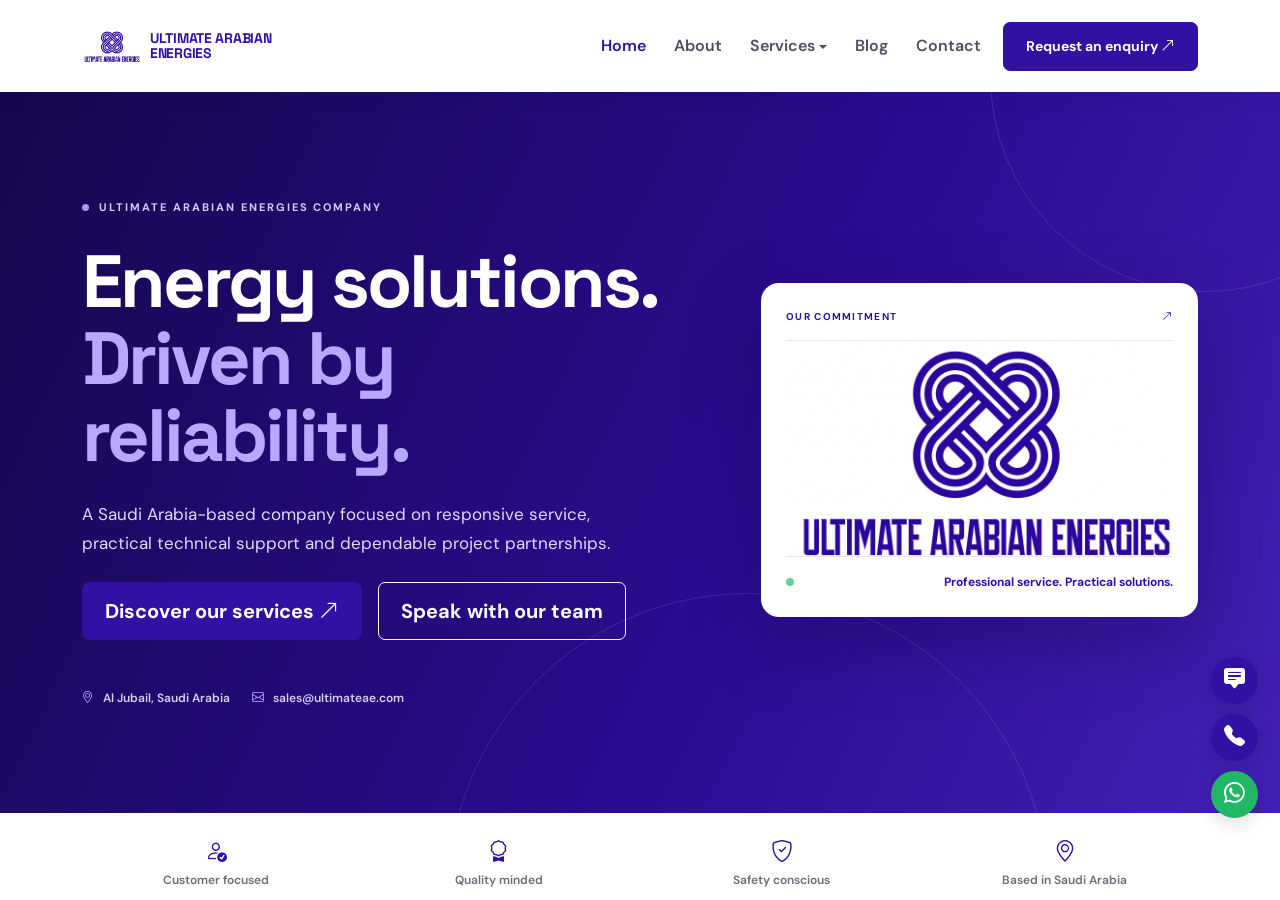
<file: index.html>
<!DOCTYPE html>
<html lang="en">
<head>
    <meta charset="UTF-8">
    <meta name="viewport" content="width=device-width, initial-scale=1.0">
    <title>Ultimate Arabian Energies Company | Energy Solutions in Saudi Arabia</title>
    <meta name="description" content="Ultimate Arabian Energies Company provides professional energy solutions, technical services, project support and reliable services across Saudi Arabia.">
    <meta name="keywords" content="Ultimate Arabian Energies, energy solutions Saudi Arabia, energy services, technical services, project support, energy company Saudi Arabia, Al Jubail energy company">
   <link rel="icon" href="favicon.png" type="image/x-icon">
</head>
<frameset rows="*,0" frameborder="no" border="0" framespacing="0">
    <frame src="ultimate_arabian/index.html" name="mainFrame" id="mainFrame" title="mainFrame" />
    
  </frameset>
  <noframes><body>
  </body></noframes>
</html>
</file>
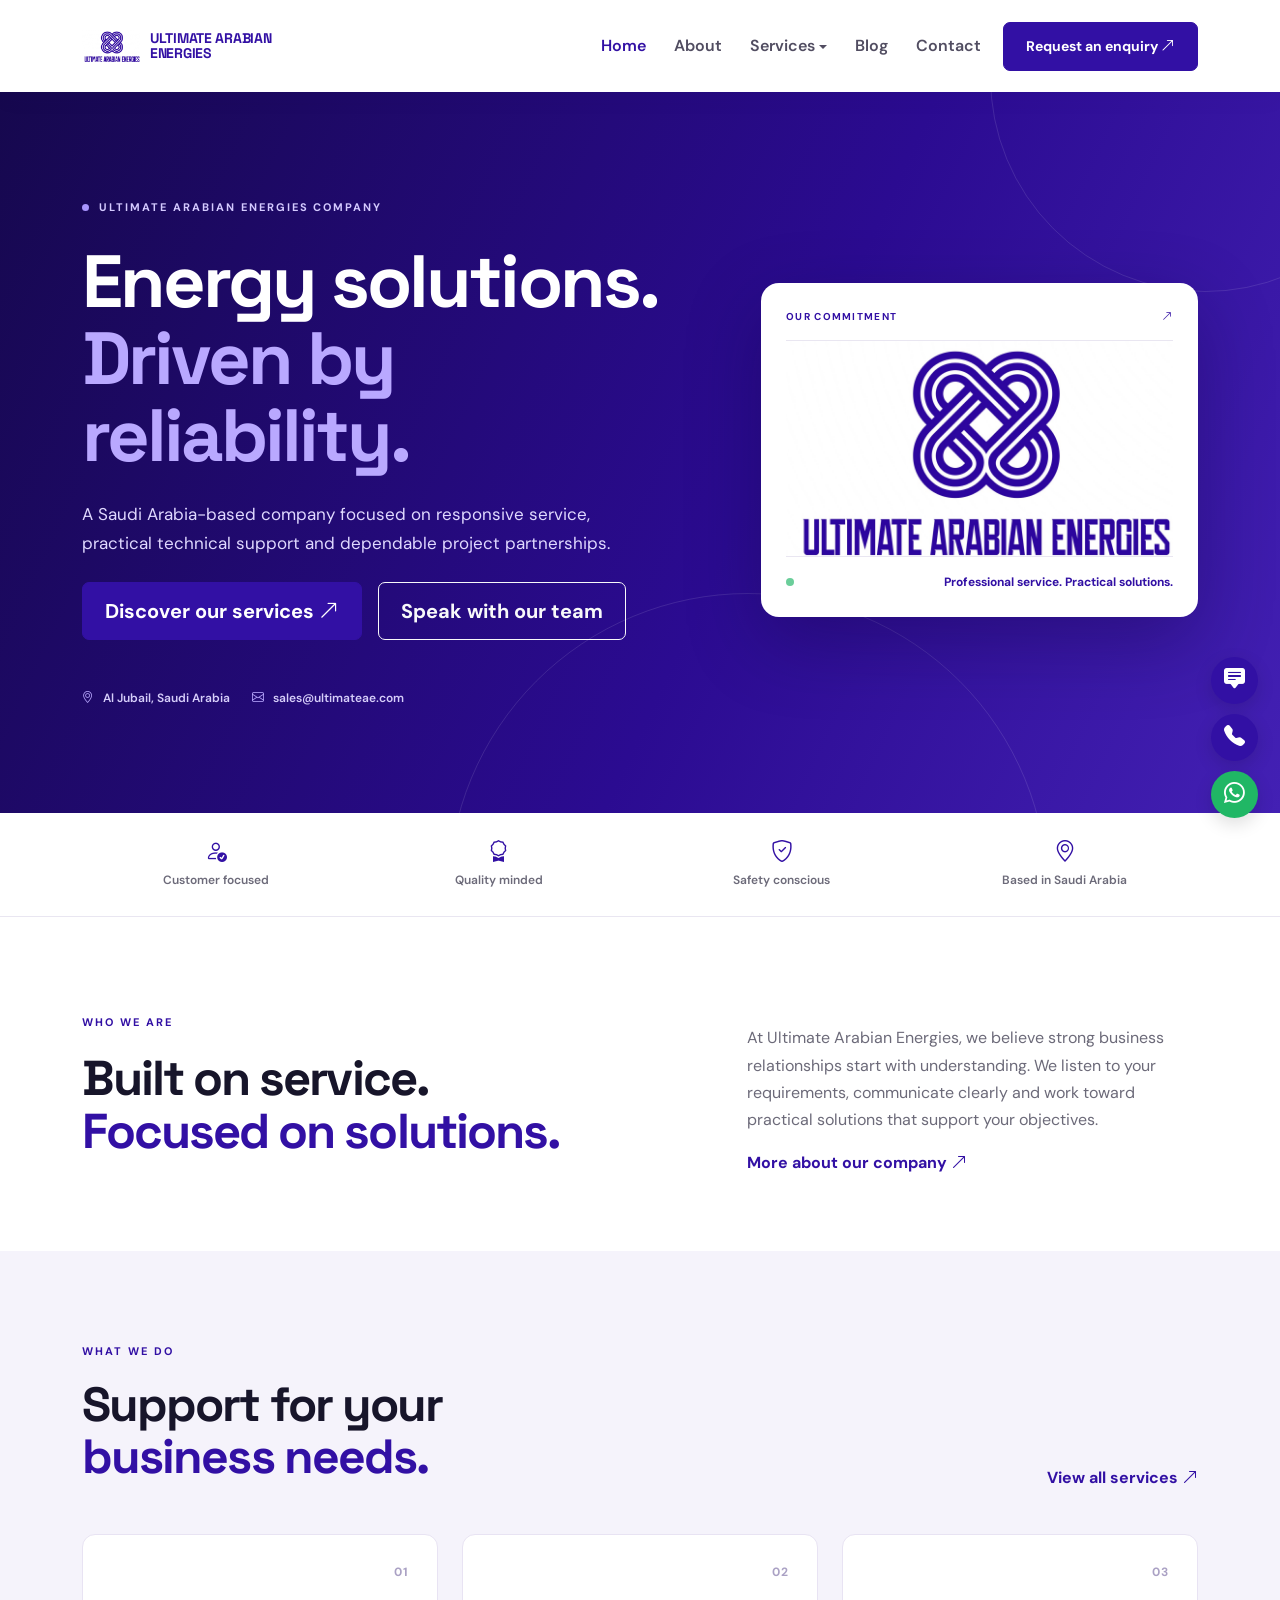
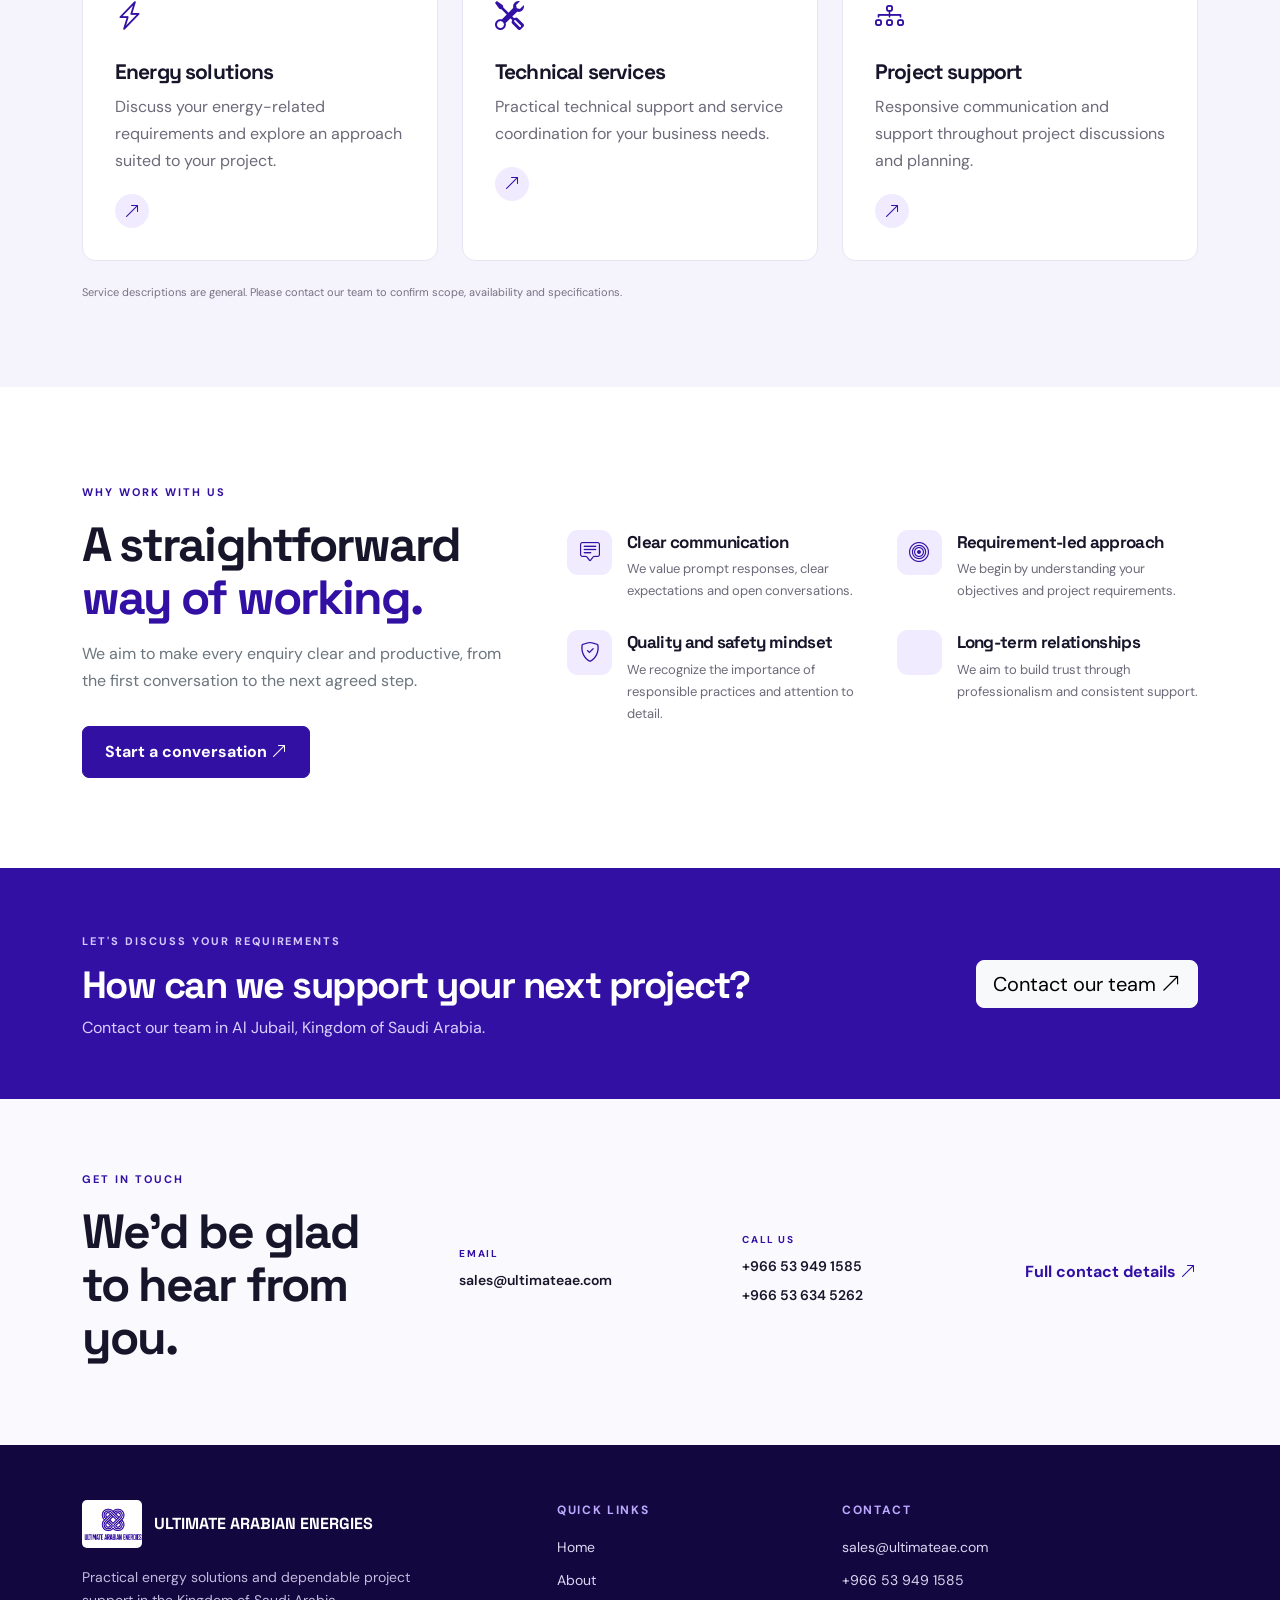
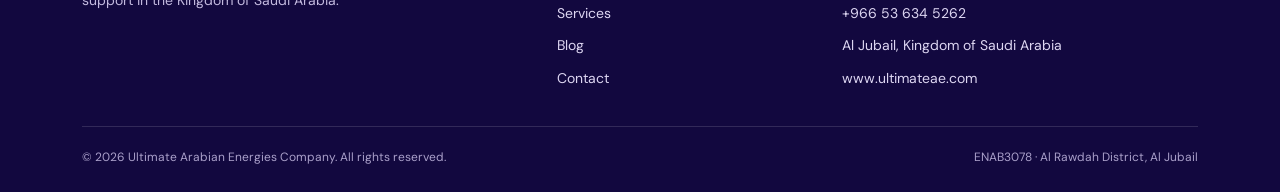
<file: ultimate_arabian/index.html>
<!doctype html>
<html lang="en">
<head>
  <meta charset="utf-8">
  <meta name="viewport" content="width=device-width, initial-scale=1">
  <meta name="description" content="Ultimate Arabian Energies Company — energy solutions, technical support and project services in Al Jubail, Saudi Arabia.">
  <link rel="icon" type="image/png" sizes="32x32" href="assets/favicon.png">
  <link rel="shortcut icon" href="assets/favicon.ico">
  <title>Ultimate Arabian Energies | Energy & Technical Solutions</title>
  <link href="https://cdn.jsdelivr.net/npm/bootstrap@5.3.3/dist/css/bootstrap.min.css" rel="stylesheet">
  <link href="https://cdn.jsdelivr.net/npm/bootstrap-icons@1.11.3/font/bootstrap-icons.css" rel="stylesheet">
  <link href="assets/css/style.css" rel="stylesheet">
</head>
<body>
<div id="site-preloader" class="site-preloader" role="status" aria-label="Loading Ultimate Arabian Energies">
  <div class="preloader-inner">
    <img src="assets/preloader-logo.jpeg" alt="Ultimate Arabian Energies">
    <span class="preloader-track"><span></span></span>
    <p>ULTIMATE ARABIAN ENERGIES</p>
    <small>Powering progress</small>
  </div>
</div>
  <div id="site-header"></div>
  <main>
    <section class="hero home-hero">
      <div class="container position-relative">
        <div class="row align-items-center g-5">
          <div class="col-lg-7">
            <span class="eyebrow"><span></span> ULTIMATE ARABIAN ENERGIES COMPANY</span>
            <h1>Energy solutions.<br><em>Driven by reliability.</em></h1>
            <p class="hero-copy">A Saudi Arabia-based company focused on responsive service, practical technical support and dependable project partnerships.</p>
            <div class="d-flex flex-wrap gap-3 mt-4">
              <a class="btn btn-brand btn-lg" href="services.html">Discover our services <i class="bi bi-arrow-up-right"></i></a>
              <a class="btn btn-outline-light btn-lg" href="contact.html">Speak with our team</a>
            </div>
            <div class="hero-proof mt-5">
              <span><i class="bi bi-geo-alt"></i> Al Jubail, Saudi Arabia</span>
              <span><i class="bi bi-envelope"></i> sales@ultimateae.com</span>
            </div>
          </div>
          <div class="col-lg-5">
            <div class="hero-visual">
              <div class="hero-visual-top"><span>OUR COMMITMENT</span><i class="bi bi-arrow-up-right"></i></div>
              <img src="assets/logo.jpeg" alt="Ultimate Arabian Energies company logo">
              <div class="hero-visual-bottom"><span class="pulse"></span> Professional service. Practical solutions.</div>
            </div>
          </div>
        </div>
      </div>
      <div class="hero-orb orb-one"></div><div class="hero-orb orb-two"></div>
    </section>

    <section class="trust-strip">
      <div class="container"><div class="row g-3 text-center">
        <div class="col-6 col-md-3"><strong><i class="bi bi-person-check"></i></strong><span>Customer focused</span></div>
        <div class="col-6 col-md-3"><strong><i class="bi bi-award"></i></strong><span>Quality minded</span></div>
        <div class="col-6 col-md-3"><strong><i class="bi bi-shield-check"></i></strong><span>Safety conscious</span></div>
        <div class="col-6 col-md-3"><strong><i class="bi bi-geo-alt"></i></strong><span>Based in Saudi Arabia</span></div>
      </div></div>
    </section>

    <section class="section-pad home-intro">
      <div class="container">
        <div class="row align-items-end g-4">
          <div class="col-lg-7">
            <span class="eyebrow dark">WHO WE ARE</span>
            <h2>Built on service.<br><em>Focused on solutions.</em></h2>
          </div>
          <div class="col-lg-5"><p class="intro-copy">At Ultimate Arabian Energies, we believe strong business relationships start with understanding. We listen to your requirements, communicate clearly and work toward practical solutions that support your objectives.</p><a class="text-link" href="about.html">More about our company <i class="bi bi-arrow-up-right"></i></a></div>
        </div>
      </div>
    </section>

    <section class="home-services">
      <div class="container">
        <div class="d-flex flex-column flex-lg-row justify-content-between align-items-lg-end gap-3 section-head-row">
          <div><span class="eyebrow dark">WHAT WE DO</span><h2>Support for your<br><em>business needs.</em></h2></div>
          <a class="text-link mb-2" href="services.html">View all services <i class="bi bi-arrow-up-right"></i></a>
        </div>
        <div class="row g-4">
          <div class="col-md-6 col-lg-4"><article class="service-card home-service-card"><div class="service-number">01</div><i class="bi bi-lightning-charge"></i><h3>Energy solutions</h3><p>Discuss your energy-related requirements and explore an approach suited to your project.</p><a href="contact.html" aria-label="Enquire about energy solutions"><i class="bi bi-arrow-up-right"></i></a></article></div>
          <div class="col-md-6 col-lg-4"><article class="service-card home-service-card"><div class="service-number">02</div><i class="bi bi-tools"></i><h3>Technical services</h3><p>Practical technical support and service coordination for your business needs.</p><a href="contact.html" aria-label="Enquire about technical services"><i class="bi bi-arrow-up-right"></i></a></article></div>
          <div class="col-md-6 col-lg-4"><article class="service-card home-service-card"><div class="service-number">03</div><i class="bi bi-diagram-3"></i><h3>Project support</h3><p>Responsive communication and support throughout project discussions and planning.</p><a href="contact.html" aria-label="Enquire about project support"><i class="bi bi-arrow-up-right"></i></a></article></div>
        </div>
        <p class="service-disclaimer">Service descriptions are general. Please contact our team to confirm scope, availability and specifications.</p>
      </div>
    </section>

    <section class="section-pad why-section">
      <div class="container">
        <div class="row g-5 align-items-center">
          <div class="col-lg-5"><span class="eyebrow dark">WHY WORK WITH US</span><h2>A straightforward<br><em>way of working.</em></h2><p class="text-secondary">We aim to make every enquiry clear and productive, from the first conversation to the next agreed step.</p><a class="btn btn-brand mt-3" href="contact.html">Start a conversation <i class="bi bi-arrow-up-right"></i></a></div>
          <div class="col-lg-7"><div class="why-grid">
            <div class="why-item"><span><i class="bi bi-chat-square-text"></i></span><div><h3>Clear communication</h3><p>We value prompt responses, clear expectations and open conversations.</p></div></div>
            <div class="why-item"><span><i class="bi bi-bullseye"></i></span><div><h3>Requirement-led approach</h3><p>We begin by understanding your objectives and project requirements.</p></div></div>
            <div class="why-item"><span><i class="bi bi-shield-check"></i></span><div><h3>Quality and safety mindset</h3><p>We recognize the importance of responsible practices and attention to detail.</p></div></div>
            <div class="why-item"><span><i class="bi bi-handshake"></i></span><div><h3>Long-term relationships</h3><p>We aim to build trust through professionalism and consistent support.</p></div></div>
          </div></div>
        </div>
      </div>
    </section>

    <section class="cta-band">
      <div class="container d-flex flex-column flex-lg-row align-items-lg-center justify-content-between gap-4">
        <div><span class="eyebrow">LET'S DISCUSS YOUR REQUIREMENTS</span><h2>How can we support your next project?</h2><p>Contact our team in Al Jubail, Kingdom of Saudi Arabia.</p></div>
        <a class="btn btn-light btn-lg flex-shrink-0" href="contact.html">Contact our team <i class="bi bi-arrow-up-right"></i></a>
      </div>
    </section>

    <section class="home-contact-strip">
      <div class="container"><div class="row align-items-center g-3">
        <div class="col-lg-4"><span class="eyebrow dark">GET IN TOUCH</span><h2>We'd be glad<br>to hear from you.</h2></div>
        <div class="col-6 col-lg-3"><small>EMAIL</small><a href="mailto:sales@ultimateae.com">sales@ultimateae.com</a></div>
        <div class="col-6 col-lg-3"><small>CALL US</small><a href="tel:+966539491585">+966 53 949 1585</a><a href="tel:+966536345262">+966 53 634 5262</a></div>
        <div class="col-lg-2"><a class="text-link" href="contact.html">Full contact details <i class="bi bi-arrow-up-right"></i></a></div>
      </div></div>
    </section>
  </main>
  <div id="site-footer"></div>
  <script src="https://cdn.jsdelivr.net/npm/bootstrap@5.3.3/dist/js/bootstrap.bundle.min.js" defer></script>
  <script src="assets/js/main.js" defer></script>
</body>
</html>
</file>
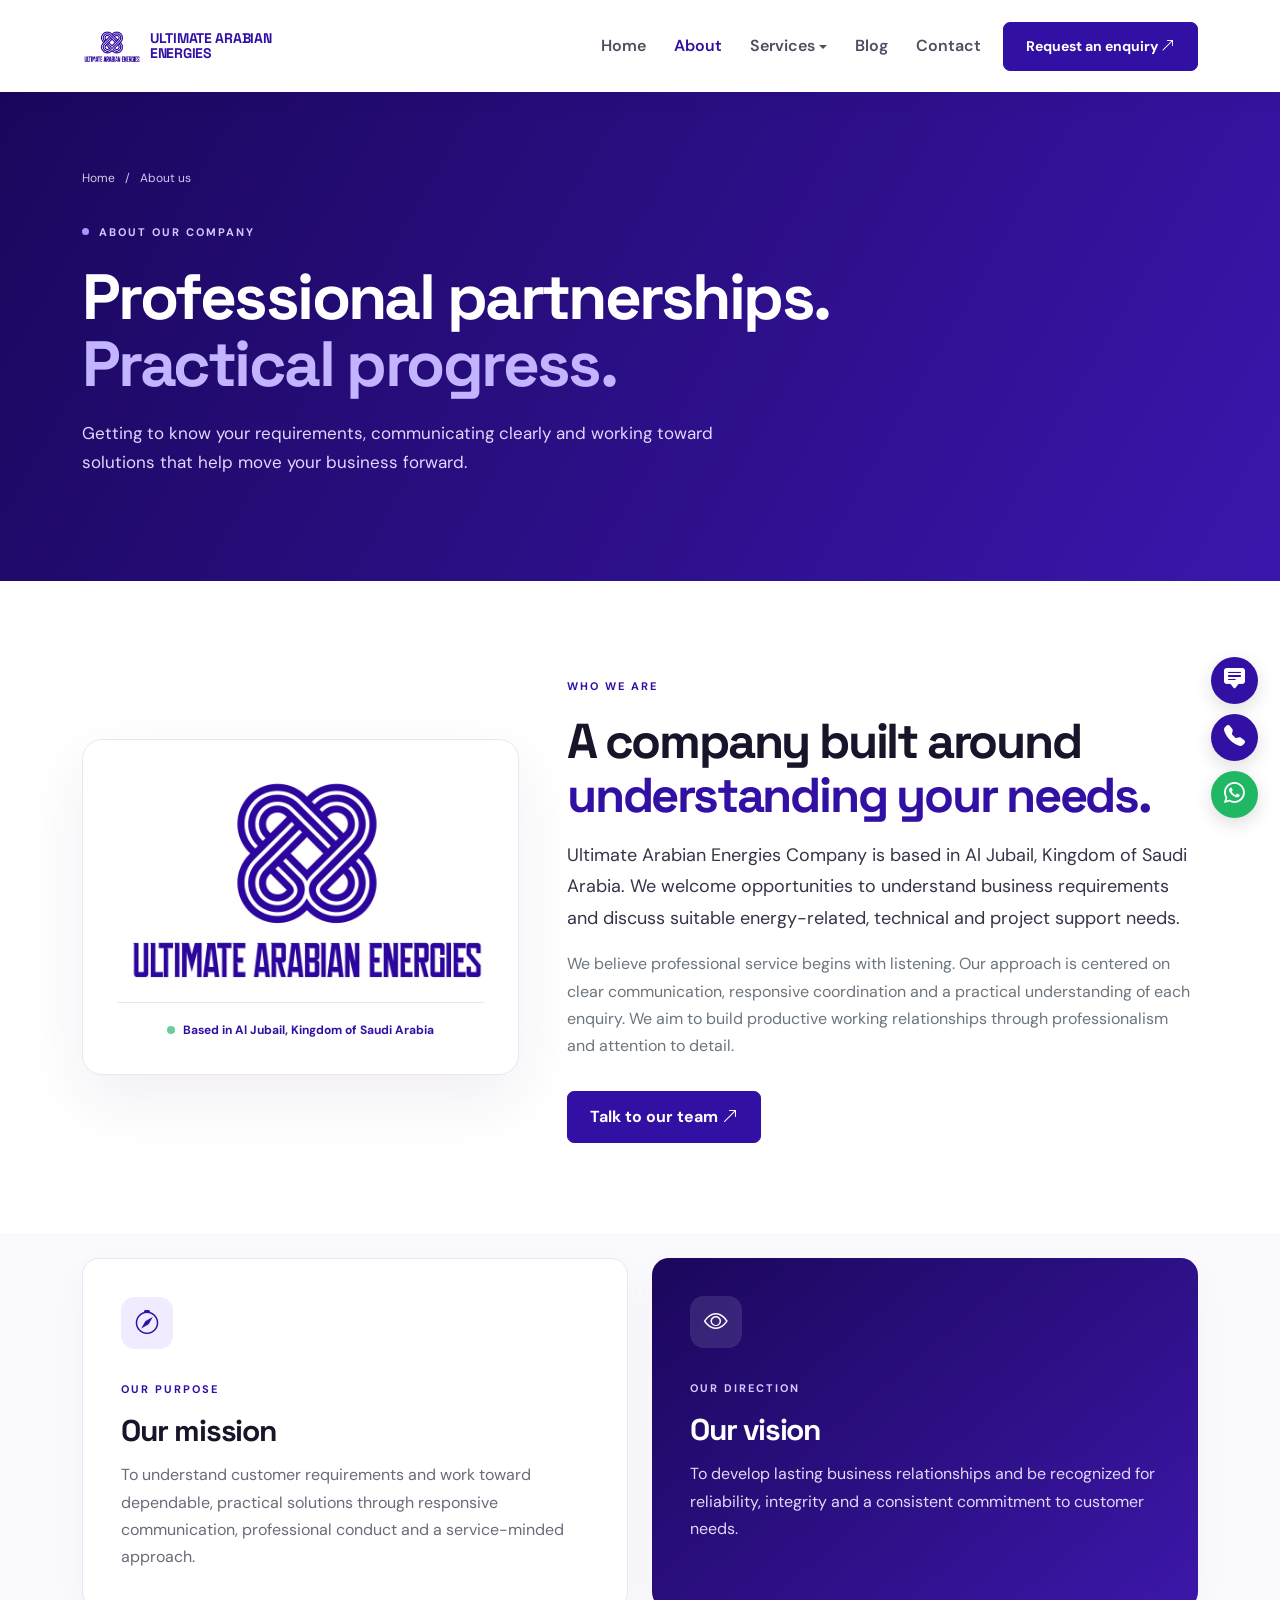
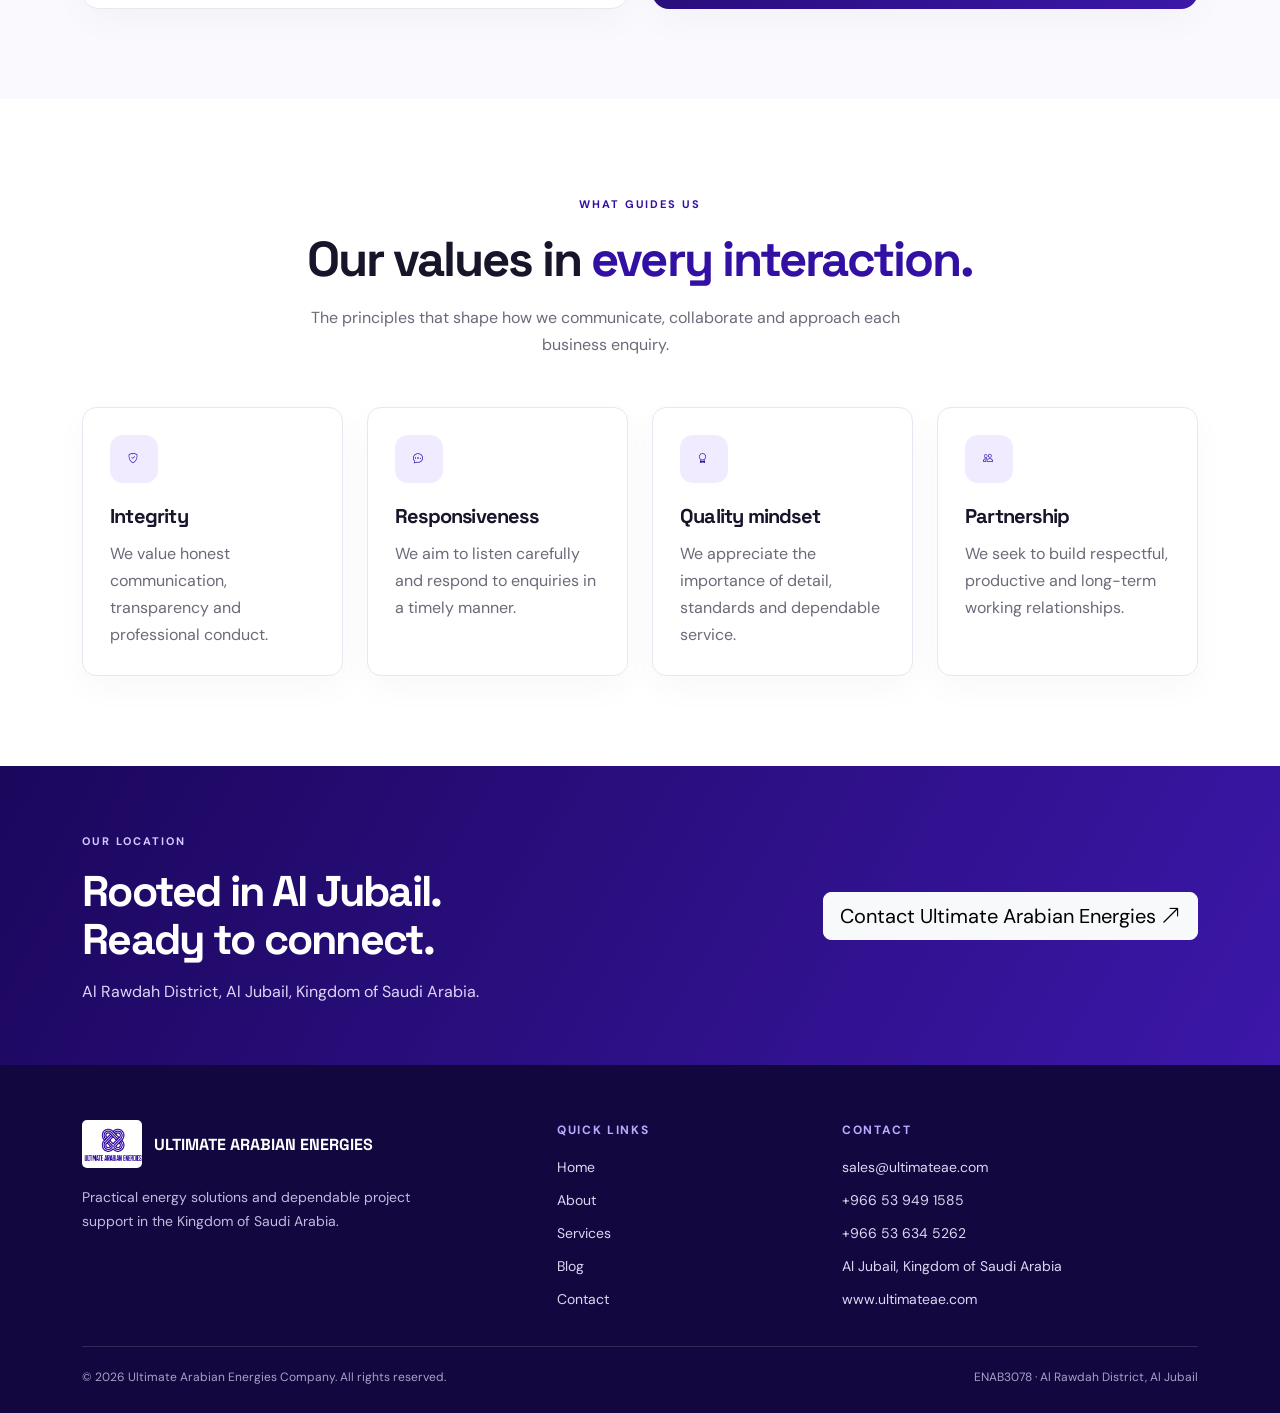
<file: ultimate_arabian/about.html>
<!doctype html>
<html lang="en">
<head>
  <meta charset="utf-8">
  <meta name="viewport" content="width=device-width, initial-scale=1">
  <title>About Us | Ultimate Arabian Energies Company | Al Jubail, Saudi Arabia</title>
  <meta name="description" content="Learn about Ultimate Arabian Energies Company, based in Al Jubail, Saudi Arabia. Discover our customer-focused approach, values and commitment to practical energy and project support.">
  <meta name="keywords" content="Ultimate Arabian Energies, about us, energy company Al Jubail, Saudi Arabia, energy solutions, technical services, project support">
  <meta name="robots" content="index, follow, max-image-preview:large">
  <meta name="theme-color" content="#3210a4">
  <link rel="canonical" href="https://www.ultimateae.com/about.html">
  <meta property="og:type" content="website">
  <meta property="og:site_name" content="Ultimate Arabian Energies">
  <meta property="og:title" content="About Us | Ultimate Arabian Energies Company | Al Jubail, Saudi Arabia">
  <meta property="og:description" content="Learn about Ultimate Arabian Energies Company, based in Al Jubail, Saudi Arabia. Discover our customer-focused approach, values and commitment to practical energy and project support.">
  <meta property="og:url" content="https://www.ultimateae.com/about.html">
  <meta property="og:image" content="https://www.ultimateae.com/assets/logo.jpeg">
  <meta name="twitter:card" content="summary_large_image">
  <meta name="twitter:title" content="About Us | Ultimate Arabian Energies Company | Al Jubail, Saudi Arabia">
  <meta name="twitter:description" content="Learn about Ultimate Arabian Energies Company, based in Al Jubail, Saudi Arabia. Discover our customer-focused approach, values and commitment to practical energy and project support.">
  <link rel="icon" href="assets/favicon.ico" sizes="any">
  <link rel="icon" type="image/png" sizes="32x32" href="assets/favicon.png">
  <link rel="apple-touch-icon" href="assets/icons/favicon-180.png">
  <link rel="preconnect" href="https://cdn.jsdelivr.net" crossorigin>
  <link rel="preconnect" href="https://fonts.googleapis.com">
  <link rel="preconnect" href="https://fonts.gstatic.com" crossorigin>
  <link href="https://cdn.jsdelivr.net/npm/bootstrap@5.3.3/dist/css/bootstrap.min.css" rel="stylesheet">
  <link href="https://cdn.jsdelivr.net/npm/bootstrap-icons@1.11.3/font/bootstrap-icons.css" rel="stylesheet">
  <link href="assets/css/style.css" rel="stylesheet">
<script type="application/ld+json">
{
  "@context": "https://schema.org",
  "@type": "Organization",
  "name": "Ultimate Arabian Energies Company",
  "url": "https://www.ultimateae.com/",
  "email": "sales@ultimateae.com",
  "telephone": ["+966539491585", "+966536345262"],
  "address": {
    "@type": "PostalAddress",
    "streetAddress": "Building 3078, Al Rawdah 1303 Street, Al Rawdah District",
    "addressLocality": "Al Jubail",
    "postalCode": "35517",
    "addressCountry": "SA"
  }
}
</script>
</head>
<body>
<div id="site-preloader" class="site-preloader" role="status" aria-label="Loading Ultimate Arabian Energies">
  <div class="preloader-inner">
    <img src="assets/preloader-logo.jpeg" alt="Ultimate Arabian Energies">
    <span class="preloader-track"><span></span></span>
    <p>ULTIMATE ARABIAN ENERGIES</p>
    <small>Powering progress</small>
  </div>
</div>
<div id="site-header"></div>
<main id="main-content">
  <section class="page-hero about-page-hero">
    <div class="container">
      <nav aria-label="Breadcrumb" class="breadcrumb-uae"><a href="index.html">Home</a><span aria-hidden="true">/</span><span aria-current="page">About us</span></nav>
      <span class="eyebrow"><span></span> ABOUT OUR COMPANY</span>
      <h1>Professional partnerships.<br><em>Practical progress.</em></h1>
      <p>Getting to know your requirements, communicating clearly and working toward solutions that help move your business forward.</p>
    </div>
  </section>

  <section class="section-pad about-overview">
    <div class="container">
      <div class="row align-items-center g-5">
        <div class="col-lg-5">
          <div class="about-emblem-card">
            <img src="assets/logo.jpeg" alt="Ultimate Arabian Energies Company emblem" width="700" height="700" loading="lazy">
            <div class="about-emblem-caption"><span class="pulse"></span> Based in Al Jubail, Kingdom of Saudi Arabia</div>
          </div>
        </div>
        <div class="col-lg-7">
          <span class="eyebrow dark">WHO WE ARE</span>
          <h2 class="about-display">A company built around<br><em>understanding your needs.</em></h2>
          <p class="about-lead">Ultimate Arabian Energies Company is based in Al Jubail, Kingdom of Saudi Arabia. We welcome opportunities to understand business requirements and discuss suitable energy-related, technical and project support needs.</p>
          <p class="text-secondary">We believe professional service begins with listening. Our approach is centered on clear communication, responsive coordination and a practical understanding of each enquiry. We aim to build productive working relationships through professionalism and attention to detail.</p>
          <a class="btn btn-brand mt-3" href="contact.html">Talk to our team <i class="bi bi-arrow-up-right"></i></a>
        </div>
      </div>
    </div>
  </section>

  <section class="about-purpose-section">
    <div class="container">
      <div class="row g-4">
        <div class="col-md-6"><article class="purpose-card h-100">
          <span class="purpose-icon"><i class="bi bi-compass"></i></span>
          <span class="eyebrow dark">OUR PURPOSE</span>
          <h2>Our mission</h2>
          <p>To understand customer requirements and work toward dependable, practical solutions through responsive communication, professional conduct and a service-minded approach.</p>
        </article></div>
        <div class="col-md-6"><article class="purpose-card purpose-card-dark h-100">
          <span class="purpose-icon"><i class="bi bi-eye"></i></span>
          <span class="eyebrow">OUR DIRECTION</span>
          <h2>Our vision</h2>
          <p>To develop lasting business relationships and be recognized for reliability, integrity and a consistent commitment to customer needs.</p>
        </article></div>
      </div>
    </div>
  </section>

  <section class="section-pad">
    <div class="container">
      <div class="section-heading text-center mx-auto mb-5">
        <span class="eyebrow dark">WHAT GUIDES US</span>
        <h2>Our values in <em>every interaction.</em></h2>
        <p>The principles that shape how we communicate, collaborate and approach each business enquiry.</p>
      </div>
      <div class="row g-4">
        <div class="col-sm-6 col-lg-3"><article class="value-card value-card-premium"><span class="value-icon"><i class="bi bi-shield-check"></i></span><h3>Integrity</h3><p>We value honest communication, transparency and professional conduct.</p></article></div>
        <div class="col-sm-6 col-lg-3"><article class="value-card value-card-premium"><span class="value-icon"><i class="bi bi-chat-dots"></i></span><h3>Responsiveness</h3><p>We aim to listen carefully and respond to enquiries in a timely manner.</p></article></div>
        <div class="col-sm-6 col-lg-3"><article class="value-card value-card-premium"><span class="value-icon"><i class="bi bi-award"></i></span><h3>Quality mindset</h3><p>We appreciate the importance of detail, standards and dependable service.</p></article></div>
        <div class="col-sm-6 col-lg-3"><article class="value-card value-card-premium"><span class="value-icon"><i class="bi bi-people"></i></span><h3>Partnership</h3><p>We seek to build respectful, productive and long-term working relationships.</p></article></div>
      </div>
    </div>
  </section>

  <section class="about-location-band">
    <div class="container d-flex flex-column flex-lg-row align-items-lg-center justify-content-between gap-4">
      <div><span class="eyebrow">OUR LOCATION</span><h2>Rooted in Al Jubail.<br>Ready to connect.</h2><p>Al Rawdah District, Al Jubail, Kingdom of Saudi Arabia.</p></div>
      <a class="btn btn-light btn-lg" href="contact.html">Contact Ultimate Arabian Energies <i class="bi bi-arrow-up-right"></i></a>
    </div>
  </section>
</main>
<div id="site-footer"></div>
<script src="https://cdn.jsdelivr.net/npm/bootstrap@5.3.3/dist/js/bootstrap.bundle.min.js" defer></script>
<script src="assets/js/main.js" defer></script>
</body></html>
</file>
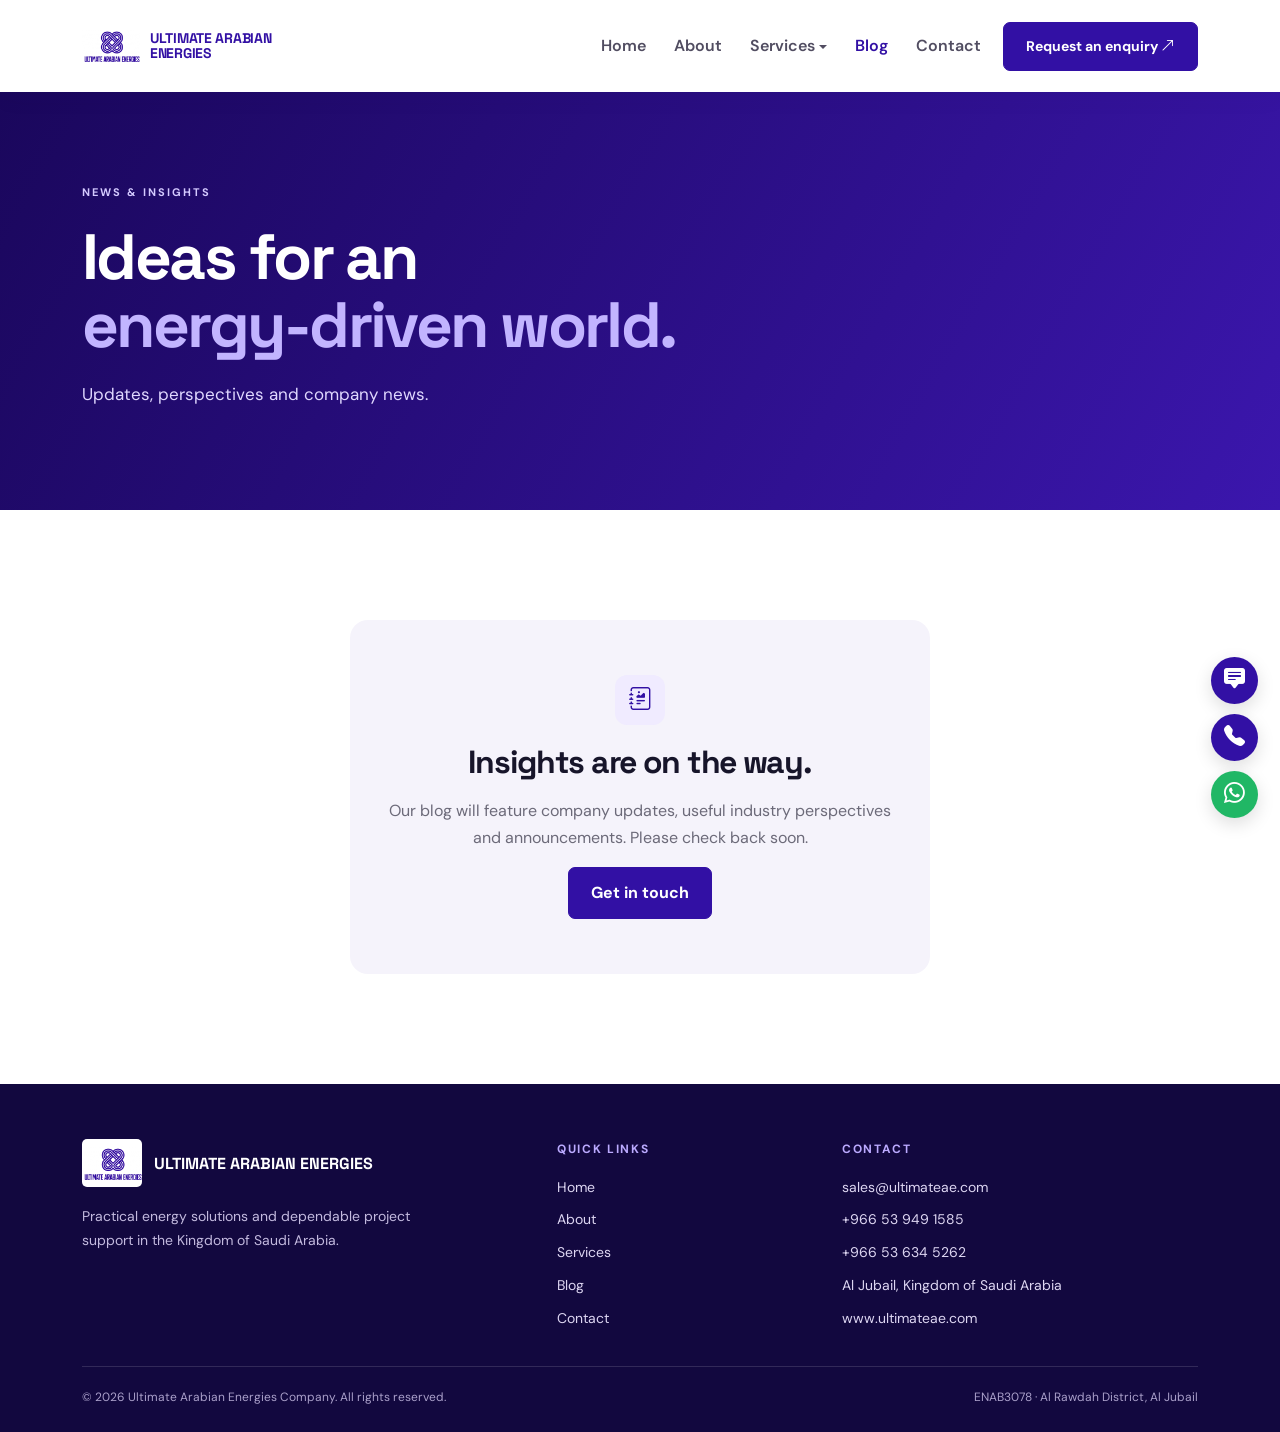
<file: ultimate_arabian/blog.html>
<!doctype html>
<html lang="en"><head><meta charset="utf-8"><meta name="viewport" content="width=device-width, initial-scale=1"><link rel="icon" type="image/png" sizes="32x32" href="assets/favicon.png">
  <link rel="shortcut icon" href="assets/favicon.ico">
<title>Insights | Ultimate Arabian Energies</title>
  <meta name="description" content="Company news, insights and updates from Ultimate Arabian Energies Company in Al Jubail, Saudi Arabia.">
  <meta name="robots" content="index, follow"><link rel="icon" href="assets/favicon.ico" sizes="any"><link rel="icon" type="image/png" sizes="32x32" href="assets/icons/favicon-32.png"><link rel="apple-touch-icon" href="assets/icons/favicon-180.png"><link href="https://cdn.jsdelivr.net/npm/bootstrap@5.3.3/dist/css/bootstrap.min.css" rel="stylesheet"><link href="https://cdn.jsdelivr.net/npm/bootstrap-icons@1.11.3/font/bootstrap-icons.css" rel="stylesheet"><link href="assets/css/style.css" rel="stylesheet"></head>
<body>
<div id="site-preloader" class="site-preloader" role="status" aria-label="Loading Ultimate Arabian Energies">
  <div class="preloader-inner">
    <img src="assets/preloader-logo.jpeg" alt="Ultimate Arabian Energies">
    <span class="preloader-track"><span></span></span>
    <p>ULTIMATE ARABIAN ENERGIES</p>
    <small>Powering progress</small>
  </div>
</div>


</div><div id="site-header"></div><main><section class="page-hero"><div class="container"><span class="eyebrow">NEWS & INSIGHTS</span><h1>Ideas for an<br><em>energy-driven world.</em></h1><p>Updates, perspectives and company news.</p></div></section>
<section class="section-pad"><div class="container"><div class="empty-blog"><div class="feature-icon"><i class="bi bi-journal-richtext"></i></div><h2>Insights are on the way.</h2><p>Our blog will feature company updates, useful industry perspectives and announcements. Please check back soon.</p><a class="btn btn-brand" href="contact.html">Get in touch</a></div></div></section></main><div id="site-footer"></div><script src="https://cdn.jsdelivr.net/npm/bootstrap@5.3.3/dist/js/bootstrap.bundle.min.js" defer></script><script src="assets/js/main.js" defer></script></body></html>
</file>
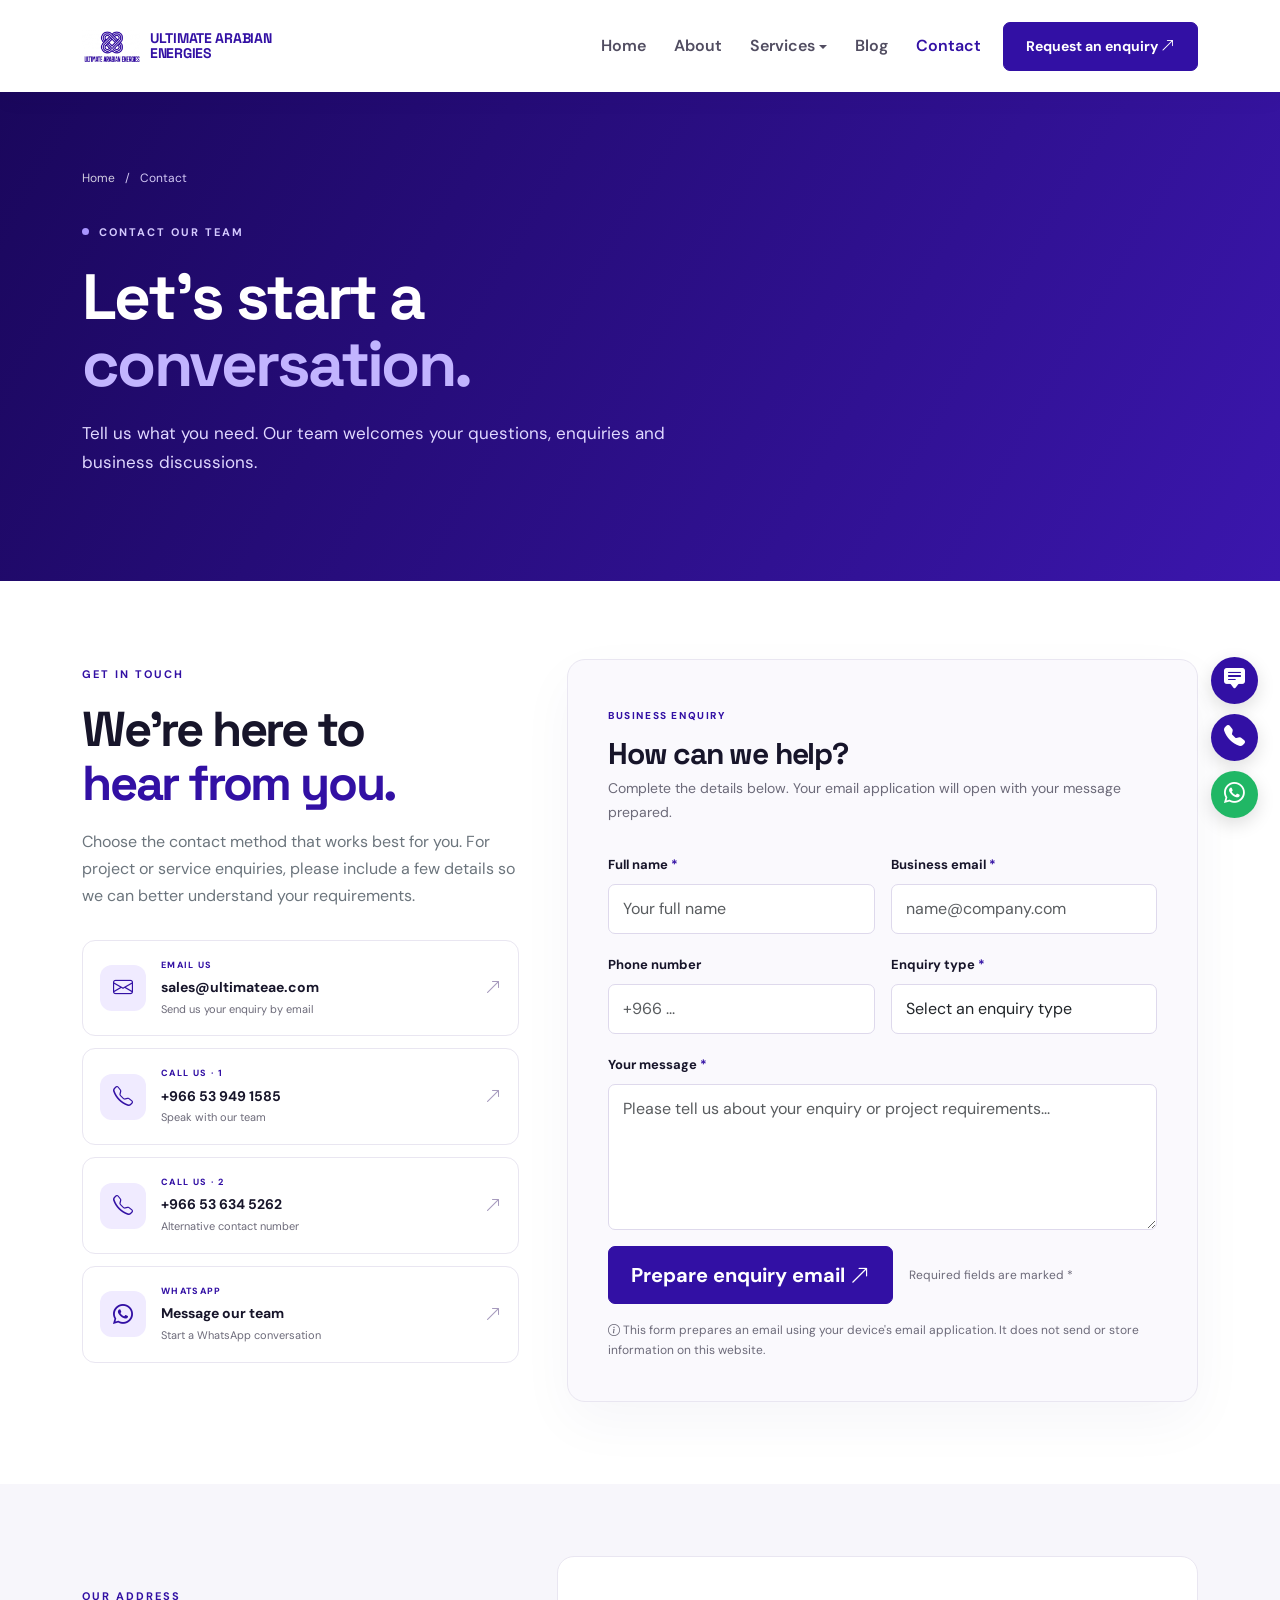
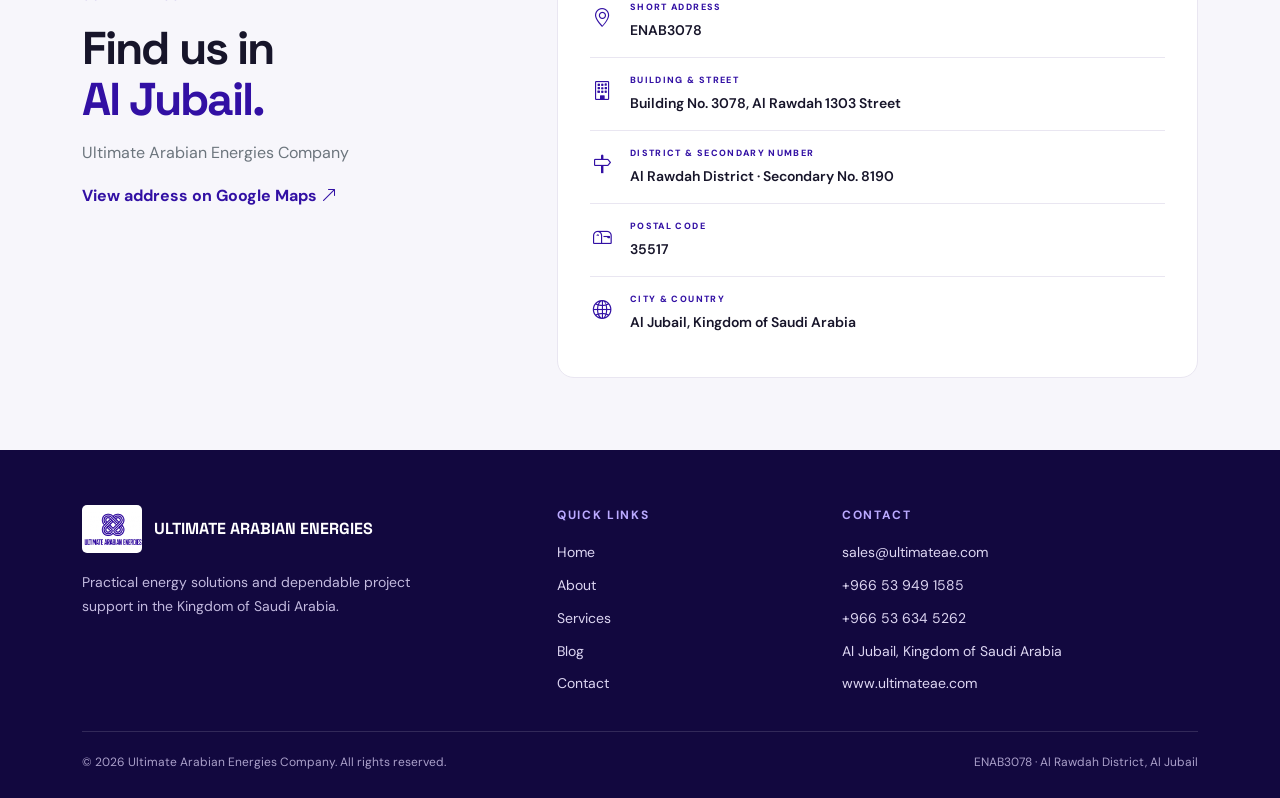
<file: ultimate_arabian/contact.html>
<!doctype html>
<html lang="en">
<head>
  <meta charset="utf-8">
  <meta name="viewport" content="width=device-width, initial-scale=1">
  <title>Contact Ultimate Arabian Energies | Al Jubail, Saudi Arabia</title>
  <meta name="description" content="Contact Ultimate Arabian Energies Company in Al Jubail, Saudi Arabia. Call +966 53 949 1585 or +966 53 634 5262, email sales@ultimateae.com or send an enquiry.">
  <meta name="keywords" content="contact Ultimate Arabian Energies, Al Jubail energy company, Saudi Arabia business contact, sales@ultimateae.com, energy services contact">
  <meta name="robots" content="index, follow, max-image-preview:large">
  <meta name="theme-color" content="#3210a4">
  <link rel="canonical" href="https://www.ultimateae.com/contact.html">
  <meta property="og:type" content="website">
  <meta property="og:site_name" content="Ultimate Arabian Energies">
  <meta property="og:title" content="Contact Ultimate Arabian Energies | Al Jubail, Saudi Arabia">
  <meta property="og:description" content="Contact Ultimate Arabian Energies Company in Al Jubail, Saudi Arabia. Call +966 53 949 1585 or +966 53 634 5262, email sales@ultimateae.com or send an enquiry.">
  <meta property="og:url" content="https://www.ultimateae.com/contact.html">
  <meta property="og:image" content="https://www.ultimateae.com/assets/logo.jpeg">
  <meta name="twitter:card" content="summary_large_image">
  <meta name="twitter:title" content="Contact Ultimate Arabian Energies | Al Jubail, Saudi Arabia">
  <meta name="twitter:description" content="Contact Ultimate Arabian Energies Company in Al Jubail, Saudi Arabia. Call +966 53 949 1585 or +966 53 634 5262, email sales@ultimateae.com or send an enquiry.">
  <link rel="icon" href="assets/favicon.ico" sizes="any">
  <link rel="icon" type="image/png" sizes="32x32" href="assets/favicon.png">
  <link rel="apple-touch-icon" href="assets/icons/favicon-180.png">
  <link rel="preconnect" href="https://cdn.jsdelivr.net" crossorigin>
  <link rel="preconnect" href="https://fonts.googleapis.com">
  <link rel="preconnect" href="https://fonts.gstatic.com" crossorigin>
  <link href="https://cdn.jsdelivr.net/npm/bootstrap@5.3.3/dist/css/bootstrap.min.css" rel="stylesheet">
  <link href="https://cdn.jsdelivr.net/npm/bootstrap-icons@1.11.3/font/bootstrap-icons.css" rel="stylesheet">
  <link href="assets/css/style.css" rel="stylesheet">
<script type="application/ld+json">
{
  "@context": "https://schema.org",
  "@type": "Organization",
  "name": "Ultimate Arabian Energies Company",
  "url": "https://www.ultimateae.com/",
  "email": "sales@ultimateae.com",
  "telephone": ["+966539491585", "+966536345262"],
  "address": {
    "@type": "PostalAddress",
    "streetAddress": "Building 3078, Al Rawdah 1303 Street, Al Rawdah District",
    "addressLocality": "Al Jubail",
    "postalCode": "35517",
    "addressCountry": "SA"
  }
}
</script>
</head>
<body>
<div id="site-preloader" class="site-preloader" role="status" aria-label="Loading Ultimate Arabian Energies">
  <div class="preloader-inner">
    <img src="assets/preloader-logo.jpeg" alt="Ultimate Arabian Energies">
    <span class="preloader-track"><span></span></span>
    <p>ULTIMATE ARABIAN ENERGIES</p>
    <small>Powering progress</small>
  </div>
</div>
<div id="site-header"></div>
<main id="main-content">
  <section class="page-hero contact-page-hero">
    <div class="container">
      <nav aria-label="Breadcrumb" class="breadcrumb-uae"><a href="index.html">Home</a><span aria-hidden="true">/</span><span aria-current="page">Contact</span></nav>
      <span class="eyebrow"><span></span> CONTACT OUR TEAM</span>
      <h1>Let's start a<br><em>conversation.</em></h1>
      <p>Tell us what you need. Our team welcomes your questions, enquiries and business discussions.</p>
    </div>
  </section>

  <section class="section-pad contact-main-section">
    <div class="container">
      <div class="row g-4 g-xl-5">
        <div class="col-lg-5">
          <span class="eyebrow dark">GET IN TOUCH</span>
          <h2 class="contact-display">We’re here to<br><em>hear from you.</em></h2>
          <p class="text-secondary">Choose the contact method that works best for you. For project or service enquiries, please include a few details so we can better understand your requirements.</p>

          <div class="contact-info-stack">
            <a class="contact-info-card" href="mailto:sales@ultimateae.com">
              <span class="contact-info-icon"><i class="bi bi-envelope"></i></span>
              <span><small>EMAIL US</small><strong>sales@ultimateae.com</strong><em>Send us your enquiry by email</em></span>
              <i class="bi bi-arrow-up-right contact-info-arrow"></i>
            </a>
            <a class="contact-info-card" href="tel:+966539491585">
              <span class="contact-info-icon"><i class="bi bi-telephone"></i></span>
              <span><small>CALL US · 1</small><strong>+966 53 949 1585</strong><em>Speak with our team</em></span>
              <i class="bi bi-arrow-up-right contact-info-arrow"></i>
            </a>
            <a class="contact-info-card" href="tel:+966536345262">
              <span class="contact-info-icon"><i class="bi bi-telephone"></i></span>
              <span><small>CALL US · 2</small><strong>+966 53 634 5262</strong><em>Alternative contact number</em></span>
              <i class="bi bi-arrow-up-right contact-info-arrow"></i>
            </a>
            <a class="contact-info-card" href="https://wa.me/966539491585" target="_blank" rel="noopener">
              <span class="contact-info-icon"><i class="bi bi-whatsapp"></i></span>
              <span><small>WHATSAPP</small><strong>Message our team</strong><em>Start a WhatsApp conversation</em></span>
              <i class="bi bi-arrow-up-right contact-info-arrow"></i>
            </a>
          </div>
        </div>

        <div class="col-lg-7">
          <div class="contact-form-card">
            <div class="contact-form-heading">
              <span class="form-step">BUSINESS ENQUIRY</span>
              <h2>How can we help?</h2>
              <p>Complete the details below. Your email application will open with your message prepared.</p>
            </div>
            <form id="contactForm">
              <div class="row g-3">
                <div class="col-md-6"><label class="form-label" for="name">Full name <span aria-hidden="true">*</span></label><input class="form-control" id="name" name="name" autocomplete="name" required maxlength="100" placeholder="Your full name"></div>
                <div class="col-md-6"><label class="form-label" for="email">Business email <span aria-hidden="true">*</span></label><input class="form-control" type="email" id="email" name="email" autocomplete="email" required maxlength="150" placeholder="name@company.com"></div>
                <div class="col-md-6"><label class="form-label" for="phone">Phone number</label><input class="form-control" type="tel" id="phone" name="phone" autocomplete="tel" maxlength="40" placeholder="+966 ..."></div>
                <div class="col-md-6"><label class="form-label" for="subject">Enquiry type <span aria-hidden="true">*</span></label><select class="form-select form-control" id="subject" name="subject" required><option value="" selected disabled>Select an enquiry type</option><option>General enquiry</option><option>Energy solutions</option><option>Technical services</option><option>Project support</option><option>Business partnership</option><option>Other</option></select></div>
                <div class="col-12"><label class="form-label" for="message">Your message <span aria-hidden="true">*</span></label><textarea class="form-control" id="message" name="message" rows="5" required maxlength="3000" placeholder="Please tell us about your enquiry or project requirements..."></textarea></div>
                <div class="col-12 d-flex flex-column flex-sm-row align-items-sm-center gap-3">
                  <button class="btn btn-brand btn-lg" type="submit">Prepare enquiry email <i class="bi bi-arrow-up-right"></i></button>
                  <span class="form-note">Required fields are marked *</span>
                </div>
              </div>
              <p class="form-note mt-3 mb-0"><i class="bi bi-info-circle"></i> This form prepares an email using your device's email application. It does not send or store information on this website.</p>
              <p id="formStatus" class="visually-hidden" role="status" aria-live="polite"></p>
            </form>
          </div>
        </div>
      </div>
    </div>
  </section>

  <section class="contact-address-section">
    <div class="container">
      <div class="row g-4 align-items-stretch">
        <div class="col-lg-5"><div class="address-intro h-100"><span class="eyebrow dark">OUR ADDRESS</span><h2>Find us in<br><em>Al Jubail.</em></h2><p class="text-secondary">Ultimate Arabian Energies Company</p><a class="text-link" href="https://www.google.com/maps/search/?api=1&query=Building%203078%2C%20Al%20Rawdah%201303%20Street%2C%20Al%20Jubail%2C%20Saudi%20Arabia" target="_blank" rel="noopener">View address on Google Maps <i class="bi bi-arrow-up-right"></i></a></div></div>
        <div class="col-lg-7"><div class="address-detail-card h-100">
          <div class="address-detail-row"><i class="bi bi-geo-alt"></i><div><small>SHORT ADDRESS</small><strong>ENAB3078</strong></div></div>
          <div class="address-detail-row"><i class="bi bi-building"></i><div><small>BUILDING & STREET</small><strong>Building No. 3078, Al Rawdah 1303 Street</strong></div></div>
          <div class="address-detail-row"><i class="bi bi-signpost"></i><div><small>DISTRICT & SECONDARY NUMBER</small><strong>Al Rawdah District · Secondary No. 8190</strong></div></div>
          <div class="address-detail-row"><i class="bi bi-mailbox"></i><div><small>POSTAL CODE</small><strong>35517</strong></div></div>
          <div class="address-detail-row"><i class="bi bi-globe2"></i><div><small>CITY & COUNTRY</small><strong>Al Jubail, Kingdom of Saudi Arabia</strong></div></div>
        </div></div>
      </div>
    </div>
  </section>
</main>
<div id="site-footer"></div>
<script src="https://cdn.jsdelivr.net/npm/bootstrap@5.3.3/dist/js/bootstrap.bundle.min.js" defer></script>
<script src="assets/js/main.js" defer></script>
</body></html>
</file>
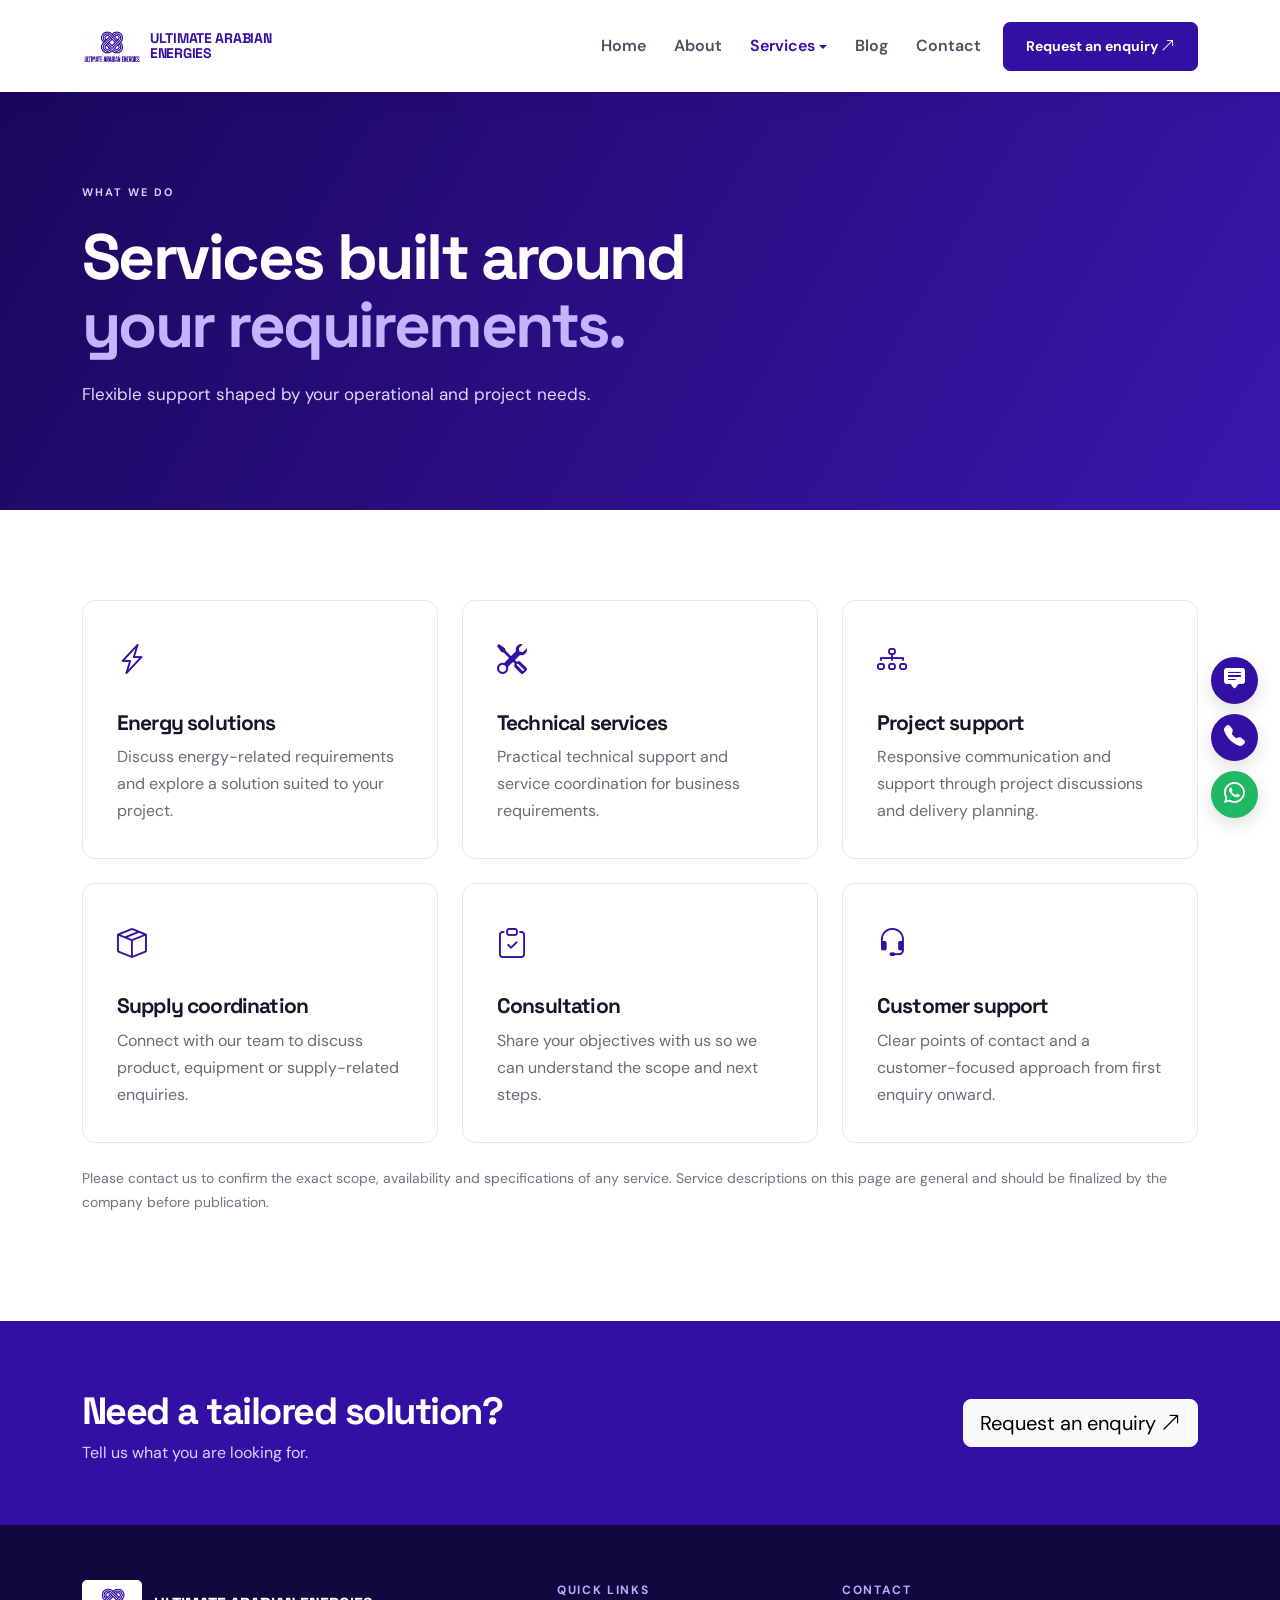
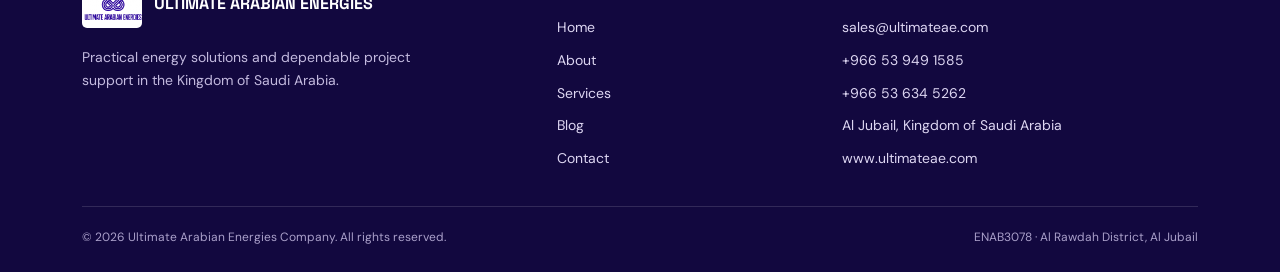
<file: ultimate_arabian/services.html>
<!doctype html>
<html lang="en"><head><meta charset="utf-8"><meta name="viewport" content="width=device-width, initial-scale=1"><link rel="icon" type="image/png" sizes="32x32" href="assets/favicon.png">
  <link rel="shortcut icon" href="assets/favicon.ico">
<title>Services | Ultimate Arabian Energies</title>
  <meta name="description" content="Explore energy-related solutions, technical services and project support from Ultimate Arabian Energies Company in Al Jubail, Saudi Arabia.">
  <meta name="robots" content="index, follow"><link rel="icon" href="assets/favicon.ico" sizes="any"><link rel="icon" type="image/png" sizes="32x32" href="assets/icons/favicon-32.png"><link rel="apple-touch-icon" href="assets/icons/favicon-180.png"><link href="https://cdn.jsdelivr.net/npm/bootstrap@5.3.3/dist/css/bootstrap.min.css" rel="stylesheet"><link href="https://cdn.jsdelivr.net/npm/bootstrap-icons@1.11.3/font/bootstrap-icons.css" rel="stylesheet"><link href="assets/css/style.css" rel="stylesheet"></head>
<body>
<div id="site-preloader" class="site-preloader" role="status" aria-label="Loading Ultimate Arabian Energies">
  <div class="preloader-inner">
    <img src="assets/preloader-logo.jpeg" alt="Ultimate Arabian Energies">
    <span class="preloader-track"><span></span></span>
    <p>ULTIMATE ARABIAN ENERGIES</p>
    <small>Powering progress</small>
  </div>
</div>
<div id="site-header"></div><main><section class="page-hero"><div class="container"><span class="eyebrow">WHAT WE DO</span><h1>Services built around<br><em>your requirements.</em></h1><p>Flexible support shaped by your operational and project needs.</p></div></section>
<section class="section-pad"><div class="container"><div class="row g-4">
<div class="col-md-6 col-lg-4"><article class="service-card" id="energy-solutions"><i class="bi bi-lightning-charge"></i><h3>Energy solutions</h3><p>Discuss energy-related requirements and explore a solution suited to your project.</p></article></div>
<div class="col-md-6 col-lg-4"><article class="service-card" id="technical-services"><i class="bi bi-tools"></i><h3>Technical services</h3><p>Practical technical support and service coordination for business requirements.</p></article></div>
<div class="col-md-6 col-lg-4"><article class="service-card" id="project-support"><i class="bi bi-diagram-3"></i><h3>Project support</h3><p>Responsive communication and support through project discussions and delivery planning.</p></article></div>
<div class="col-md-6 col-lg-4"><article class="service-card" id="supply-coordination"><i class="bi bi-box-seam"></i><h3>Supply coordination</h3><p>Connect with our team to discuss product, equipment or supply-related enquiries.</p></article></div>
<div class="col-md-6 col-lg-4"><article class="service-card" id="consultation"><i class="bi bi-clipboard-check"></i><h3>Consultation</h3><p>Share your objectives with us so we can understand the scope and next steps.</p></article></div>
<div class="col-md-6 col-lg-4"><article class="service-card" id="customer-support"><i class="bi bi-headset"></i><h3>Customer support</h3><p>Clear points of contact and a customer-focused approach from first enquiry onward.</p></article></div>
</div><p class="small text-secondary mt-4">Please contact us to confirm the exact scope, availability and specifications of any service. Service descriptions on this page are general and should be finalized by the company before publication.</p></div></section><section class="cta-band"><div class="container d-flex flex-column flex-lg-row justify-content-between align-items-lg-center gap-3"><div><h2>Need a tailored solution?</h2><p>Tell us what you are looking for.</p></div><a class="btn btn-light btn-lg" href="contact.html">Request an enquiry <i class="bi bi-arrow-up-right"></i></a></div></section></main><div id="site-footer"></div><script src="https://cdn.jsdelivr.net/npm/bootstrap@5.3.3/dist/js/bootstrap.bundle.min.js" defer></script><script src="assets/js/main.js" defer></script></body></html>
</file>
<file: ultimate_arabian/assets/css/style.css>
@import url('https://fonts.googleapis.com/css2?family=DM+Sans:wght@400;500;600;700&family=Space+Grotesk:wght@400;500;600;700&display=swap');
:root{--purple:#3210a4;--purple2:#4b24c6;--ink:#17152a;--muted:#6c6a79;--pale:#f5f3fb;--line:#e9e6f1}
*{box-sizing:border-box}body{font-family:'DM Sans',sans-serif;color:var(--ink);line-height:1.7}h1,h2,h3,h4,.navbar-brand{font-family:'Space Grotesk',sans-serif;font-weight:700;letter-spacing:-.04em}a{text-decoration:none}.navbar{padding:17px 0;background:#fff;box-shadow:0 5px 25px #1c10400b}.navbar-brand img{width:58px;height:48px;object-fit:contain;margin-right:10px}.brand-name{font-size:14px;line-height:1.1;display:inline-block;vertical-align:middle;color:var(--purple);letter-spacing:-.02em}.nav-link{font-weight:600;color:#514d61!important;padding:10px 14px!important}.nav-link.active,.nav-link:hover{color:var(--purple)!important}.btn-brand{background:var(--purple);color:#fff;border:1px solid var(--purple);padding:13px 22px;font-weight:700;border-radius:7px}.btn-brand:hover{background:#240b83;color:#fff}.btn-outline-light{border-radius:7px;font-weight:700;padding:13px 22px}.hero{background:linear-gradient(115deg,#16084e 0%,#2b0b91 58%,#4320b4 100%);color:#fff;position:relative;overflow:hidden;padding:105px 0 112px}.hero .container{position:relative;z-index:2}.eyebrow{font-size:11px;font-weight:700;letter-spacing:.18em;color:#d4caff;display:inline-flex;align-items:center;gap:10px}.eyebrow span{width:7px;height:7px;background:#a995ff;border-radius:50%}.eyebrow.dark{color:var(--purple)}.hero h1{font-size:clamp(44px,6vw,74px);line-height:1.04;margin:25px 0}.hero h1 em,.page-hero h1 em,.section-heading h2 em,.section-pad h2 em{font-style:normal;color:#b9a8ff}.hero-copy{max-width:570px;color:#e0d9ff;font-size:17px}.hero-mark{background:#fff;border-radius:22px;padding:30px;box-shadow:0 25px 80px #10043b66;transform:rotate(1deg)}.hero-mark img{width:100%;height:auto;display:block}.mark-caption{border-top:1px solid var(--line);margin-top:20px;padding-top:15px;color:var(--purple);font-weight:700;font-size:13px}.pulse{display:inline-block;width:8px;height:8px;border-radius:50%;background:#6bce9a;margin-right:8px}.hero-orb{position:absolute;border:1px solid #ffffff1c;border-radius:50%;width:430px;height:430px}.orb-one{right:-140px;top:-230px}.orb-two{left:35%;bottom:-380px;width:600px;height:600px}.trust-strip{background:#fff;border-bottom:1px solid var(--line);padding:24px 0}.trust-strip strong{display:block;color:var(--purple);font:700 21px 'Space Grotesk'}.trust-strip span{font-size:12px;color:var(--muted);font-weight:600}.section-pad{padding:90px 0}.section-heading{max-width:670px}.section-heading h2,.section-pad h2{font-size:clamp(34px,4vw,49px);line-height:1.1;margin:17px 0}.section-heading h2 em,.section-pad h2 em{color:var(--purple)}.section-heading p{color:var(--muted);max-width:600px}.text-link{color:var(--purple);font-weight:700}.feature-card,.service-card{height:100%;padding:30px;border:1px solid var(--line);border-radius:13px;background:#fff;transition:.25s}.feature-card:hover,.service-card:hover{transform:translateY(-5px);box-shadow:0 18px 40px #25105b12;border-color:#c9bdf5}.feature-icon{width:50px;height:50px;border-radius:12px;background:#f0ebff;color:var(--purple);display:grid;place-items:center;font-size:23px;margin-bottom:22px}.feature-card h3,.service-card h3{font-size:21px}.feature-card p,.service-card p{color:var(--muted);margin-bottom:0}.cta-band{background:var(--purple);color:white;padding:58px 0}.cta-band h2{font-size:38px;margin:10px 0 5px}.cta-band p{color:#d9d0ff;margin:0}.page-hero{padding:85px 0;background:linear-gradient(120deg,#1a075c,#3b16ad);color:#fff}.page-hero h1{font-size:clamp(42px,5vw,64px);line-height:1.06;margin:20px 0}.page-hero h1 em{color:#c2b4ff}.page-hero p{color:#e0d8ff;font-size:17px}.about-logo{padding:35px;background:#fff;border:1px solid var(--line);border-radius:20px;box-shadow:0 20px 50px #26105b0d}.about-logo img{width:100%;height:auto}.value-card{padding:30px;background:var(--pale);border-radius:14px;height:100%}.value-card span,.contact-list small{font-size:10px;letter-spacing:.16em;font-weight:700;color:var(--purple)}.value-card h3{font-size:25px;margin:12px 0}.value-card p{color:var(--muted);margin:0}.service-card{padding:34px}.service-card>i{font-size:30px;color:var(--purple);display:block;margin-bottom:24px}.empty-blog{text-align:center;max-width:580px;margin:20px auto;padding:55px 30px;background:var(--pale);border-radius:18px}.empty-blog .feature-icon{margin:0 auto 20px}.empty-blog h2{font-size:32px}.empty-blog p{color:var(--muted)}.contact-list{display:grid;gap:22px;margin-top:35px}.contact-list>a,.contact-list>div{display:flex;gap:17px;color:var(--ink);align-items:flex-start}.contact-list>a:hover{color:var(--purple)}.contact-list i{font-size:21px;color:var(--purple);width:25px}.contact-list small{display:block;margin-bottom:3px}.contact-panel{padding:35px;background:var(--pale);border-radius:16px}.contact-panel h3{font-size:27px}.form-control{padding:12px 14px;border:1px solid #ded9ec;border-radius:7px}.form-control:focus{border-color:var(--purple2);box-shadow:0 0 0 .2rem #4b24c61c}.form-label{font-weight:700;font-size:13px}.form-note{font-size:12px;color:var(--muted)}footer{background:#12083f;color:#fff;padding:55px 0 25px}.footer-brand{display:flex;align-items:center;gap:12px;font:700 16px 'Space Grotesk';color:#fff}.footer-brand img{width:60px;height:48px;object-fit:contain;background:white;border-radius:5px}.footer-copy{color:#c3badf;font-size:14px;max-width:340px;margin-top:18px}.footer-title{font-size:12px;letter-spacing:.14em;color:#bbaaff;font-weight:700;margin-bottom:16px}.footer-links{display:grid;gap:9px}.footer-links a,.footer-contact{color:#ddd6f2;font-size:14px}.footer-links a:hover{color:#fff}.copyright{border-top:1px solid #ffffff22;margin-top:35px;padding-top:20px;color:#aaa0ca;font-size:12px}.back-top{position:fixed;right:22px;bottom:24px;width:45px;height:45px;border:0;border-radius:50%;background:var(--purple);color:#fff;font-size:20px;box-shadow:0 8px 22px #1a075c40;display:none;z-index:1000}.back-top.show{display:grid;place-items:center}.floating-actions{position:fixed;right:22px;bottom:82px;display:grid;gap:10px;z-index:999}.float-btn{width:47px;height:47px;border-radius:50%;display:grid;place-items:center;color:#fff;font-size:21px;box-shadow:0 6px 18px #0002}.float-call{background:var(--purple)}.float-wa{background:#20b765}.float-btn:hover{color:#fff;transform:translateY(-2px)}@media(max-width:991px){.hero{padding:75px 0}.hero-mark{max-width:440px;margin:auto}.navbar .btn-brand{margin-top:10px}.section-pad{padding:68px 0}}@media(max-width:575px){.hero{padding:60px 0}.hero-mark{padding:18px}.page-hero{padding:65px 0}.section-pad{padding:58px 0}.cta-band{padding:45px 0}.contact-panel{padding:24px}.floating-actions{right:14px;bottom:78px}.back-top{right:14px;bottom:20px}}
/* Branded logo preloader */
.site-preloader{position:fixed;inset:0;z-index:2000;display:flex;align-items:center;justify-content:center;background:#fff;opacity:1;visibility:visible;transition:opacity .45s ease,visibility .45s ease}
.site-preloader.is-hidden{opacity:0;visibility:hidden;pointer-events:none}
.preloader-inner{width:min(270px,70vw);display:flex;flex-direction:column;align-items:center;text-align:center}
.preloader-inner img{width:170px;height:170px;object-fit:contain;animation:preloader-breathe 1.35s ease-in-out infinite}
.preloader-inner p{font:700 12px 'Space Grotesk',sans-serif;letter-spacing:.13em;color:var(--purple);margin:17px 0 4px}
.preloader-inner small{font-size:11px;color:#88849a}
.preloader-line{width:100%;height:3px;background:#eee9fb;border-radius:10px;overflow:hidden;margin-top:17px;position:relative}
.preloader-line:after{content:"";position:absolute;inset:0 auto 0 0;width:40%;background:var(--purple);border-radius:10px;animation:preloader-progress 1.15s ease-in-out infinite}
@keyframes preloader-breathe{0%,100%{transform:scale(.96);opacity:.85}50%{transform:scale(1.03);opacity:1}}
@keyframes preloader-progress{0%{transform:translateX(-110%)}100%{transform:translateX(260%)}}
@media(prefers-reduced-motion:reduce){.preloader-inner img,.preloader-line:after{animation:none}.site-preloader{transition:none}}

/* Full-screen branded page preloader */
.site-preloader{position:fixed;inset:0;z-index:20000;background:#fff;display:flex;align-items:center;justify-content:center;transition:opacity .55s ease,visibility .55s ease}
.site-preloader.is-hidden{opacity:0;visibility:hidden;pointer-events:none}
.preloader-inner{width:min(270px,70vw);display:flex;flex-direction:column;align-items:center;text-align:center}
.preloader-inner img{width:100%;height:auto;max-height:230px;object-fit:contain;animation:preloader-breathe 1.5s ease-in-out infinite}
.preloader-inner p{font:700 10px 'Space Grotesk',sans-serif;letter-spacing:.2em;color:var(--purple);margin:14px 0 0}
.preloader-track{height:3px;width:78%;background:#eee9ff;border-radius:9px;overflow:hidden;margin-top:20px}
.preloader-track span{display:block;height:100%;width:38%;background:var(--purple);border-radius:9px;animation:preloader-progress 1.25s ease-in-out infinite}
@keyframes preloader-progress{0%{transform:translateX(-110%)}100%{transform:translateX(300%)}}
@keyframes preloader-breathe{0%,100%{transform:scale(.97)}50%{transform:scale(1.02)}}
@media(prefers-reduced-motion:reduce){.preloader-inner img,.preloader-track span{animation:none}.site-preloader{transition:none}}


/* Home page refinements */
.site-preloader{position:fixed;inset:0;z-index:3000;display:grid;place-items:center;background:#fff;opacity:1;visibility:visible;transition:opacity .5s ease,visibility .5s ease}
.site-preloader.is-hidden{opacity:0;visibility:hidden;pointer-events:none}
.preloader-inner{width:min(245px,62vw);display:flex;flex-direction:column;align-items:center;gap:13px;text-align:center}
.preloader-inner img{width:100%;max-height:210px;object-fit:contain;animation:loader-breathe 1.5s ease-in-out infinite}
.preloader-track{height:3px;width:100%;background:#eee9ff;border-radius:10px;overflow:hidden}
.preloader-track span{display:block;width:38%;height:100%;background:var(--purple);border-radius:10px;animation:loader-run 1.2s ease-in-out infinite}
.preloader-inner p{font-size:10px;letter-spacing:.18em;font-weight:700;color:var(--purple);margin:0}
.preloader-inner small{font-size:11px;color:#89839c}
@keyframes loader-breathe{50%{transform:scale(1.035);opacity:.8}}
@keyframes loader-run{from{transform:translateX(-110%)}to{transform:translateX(280%)}}
.home-hero{padding-top:100px;padding-bottom:105px}
.hero-proof{display:flex;flex-wrap:wrap;gap:22px;color:#d6cefa;font-size:12px;font-weight:600}
.hero-proof i{color:#b9a8ff;margin-right:6px}
.hero-visual{background:#fff;border-radius:18px;padding:25px;box-shadow:0 25px 75px #0e043c55;position:relative;z-index:2}
.hero-visual img{width:100%;display:block;max-height:360px;object-fit:contain}
.hero-visual-top,.hero-visual-bottom{display:flex;justify-content:space-between;align-items:center;color:var(--purple);font-size:10px;font-weight:700;letter-spacing:.13em}
.hero-visual-top{padding-bottom:15px;border-bottom:1px solid var(--line)}
.hero-visual-bottom{padding-top:15px;border-top:1px solid var(--line);letter-spacing:0;font-size:12px}
.trust-strip strong{font-size:22px}
.trust-strip strong i{color:var(--purple)}
.home-intro{padding-bottom:75px}
.intro-copy{color:var(--muted);font-size:16px}
.home-services{background:var(--pale);padding:85px 0}
.section-head-row{margin-bottom:35px}
.section-head-row h2,.why-section h2,.home-contact-strip h2{font-size:clamp(34px,4vw,48px);line-height:1.1;margin:15px 0}
.section-head-row h2 em,.why-section h2 em{color:var(--purple);font-style:normal}
.home-service-card{position:relative;padding:32px;min-height:290px;border-color:#e8e3f3}
.home-service-card>i{font-size:29px;color:var(--purple);display:block;margin:25px 0 18px}
.home-service-card .service-number{position:absolute;right:28px;top:27px;color:#aaa1c4;font-size:12px;font-weight:700;letter-spacing:.1em}
.home-service-card>a{display:inline-grid;place-items:center;width:34px;height:34px;border-radius:50%;background:#f0ebff;color:var(--purple);margin-top:20px}
.service-disclaimer{font-size:11px;color:#777184;margin:22px 0 0}
.why-grid{display:grid;grid-template-columns:1fr 1fr;gap:28px}
.why-item{display:flex;gap:15px}
.why-item>span{flex:0 0 45px;width:45px;height:45px;border-radius:11px;background:#f0ebff;color:var(--purple);display:grid;place-items:center;font-size:20px}
.why-item h3{font-size:17px;margin:2px 0 6px}
.why-item p{font-size:13px;color:var(--muted);margin:0}
.home-contact-strip{padding:65px 0;background:#faf9fd}
.home-contact-strip small{display:block;color:var(--purple);font-size:10px;letter-spacing:.16em;font-weight:700;margin-bottom:7px}
.home-contact-strip a:not(.text-link){display:block;color:var(--ink);font-size:14px;font-weight:600;margin-bottom:5px}
.home-contact-strip a:not(.text-link):hover{color:var(--purple)}
@media(max-width:767px){.home-hero{padding:65px 0}.hero-proof{gap:12px}.hero-visual{max-width:420px;margin:auto}.home-services{padding:60px 0}.why-grid{grid-template-columns:1fr;gap:22px}.home-contact-strip{padding:48px 0}}
@media(prefers-reduced-motion:reduce){.preloader-inner img,.preloader-track span{animation:none}}


/* Refined About and Contact pages */
.breadcrumb-uae{display:flex;gap:10px;align-items:center;font-size:12px;color:#d2c8f4;margin-bottom:28px}
.breadcrumb-uae a{color:#fff;opacity:.8}
.breadcrumb-uae a:hover{opacity:1;text-decoration:underline}
.about-page-hero,.contact-page-hero{padding:76px 0 88px}
.about-page-hero p,.contact-page-hero p{max-width:650px}
.about-emblem-card{padding:34px;background:#fff;border:1px solid var(--line);border-radius:20px;box-shadow:0 24px 65px #25105b12}
.about-emblem-card img{width:100%;height:auto;max-height:390px;object-fit:contain;display:block}
.about-emblem-caption{display:flex;align-items:center;justify-content:center;border-top:1px solid var(--line);margin-top:24px;padding-top:17px;color:var(--purple);font-size:12px;font-weight:700}
.about-display,.contact-display{font-size:clamp(34px,4.2vw,49px);line-height:1.12;letter-spacing:-.045em;margin:17px 0 22px}
.about-display em,.contact-display em,.address-intro h2 em{font-style:normal;color:var(--purple)}
.about-lead{font-size:18px;line-height:1.75;color:#373348}
.about-purpose-section{padding:25px 0 90px;background:#faf9fd}
.purpose-card{padding:38px;border-radius:17px;background:#fff;border:1px solid var(--line);box-shadow:0 12px 35px #25105b08}
.purpose-card-dark{background:linear-gradient(140deg,#1b075c,#3c17a9);color:#fff;border:0}
.purpose-icon{display:grid;place-items:center;width:52px;height:52px;border-radius:14px;background:#f0ebff;color:var(--purple);font-size:24px;margin-bottom:25px}
.purpose-card-dark .purpose-icon{background:#ffffff1c;color:#fff}
.purpose-card h2{font-size:30px;margin:12px 0}
.purpose-card p{color:var(--muted);margin:0;max-width:560px}
.purpose-card-dark p{color:#e0d9f7}
.purpose-card-dark .eyebrow{color:#d5caff}
.value-card-premium{background:#fff;border:1px solid var(--line);box-shadow:0 12px 35px #25105b08;padding:27px}
.value-icon{display:grid;place-items:center;width:48px;height:48px;border-radius:13px;background:#f0ebff;color:var(--purple);font-size:22px}
.value-card-premium h3{font-size:20px;margin-top:21px}
.about-location-band{padding:60px 0;background:linear-gradient(120deg,#1b075c,#3c17a9);color:#fff}
.about-location-band h2{font-size:clamp(32px,4vw,43px);line-height:1.12;margin:14px 0}
.about-location-band p{color:#ded6f7;margin:0}
.contact-main-section{padding-top:78px;padding-bottom:82px}
.contact-info-stack{display:grid;gap:12px;margin-top:30px}
.contact-info-card{display:flex;align-items:center;gap:15px;padding:17px;border:1px solid var(--line);border-radius:13px;color:var(--ink);background:#fff;transition:border-color .2s,transform .2s,box-shadow .2s}
.contact-info-card:hover{color:var(--ink);border-color:#c8baf4;transform:translateY(-2px);box-shadow:0 12px 28px #25105b0c}
.contact-info-icon{flex:0 0 46px;width:46px;height:46px;border-radius:12px;background:#f0ebff;color:var(--purple);display:grid;place-items:center;font-size:20px}
.contact-info-card>span:nth-child(2){min-width:0;display:grid}
.contact-info-card small,.address-detail-row small{font-size:9px;letter-spacing:.15em;font-weight:800;color:var(--purple);margin-bottom:3px}
.contact-info-card strong{font-size:14px;overflow-wrap:anywhere}
.contact-info-card em{font-style:normal;font-size:11px;color:var(--muted)}
.contact-info-arrow{margin-left:auto;color:#a69abd}
.contact-form-card{padding:clamp(23px,4vw,40px);border:1px solid var(--line);border-radius:18px;background:#faf9fd;box-shadow:0 20px 55px #25105b0a}
.contact-form-heading{margin-bottom:25px}
.form-step{font-size:10px;font-weight:800;letter-spacing:.16em;color:var(--purple)}
.contact-form-heading h2{font-size:30px;margin:10px 0 7px}
.contact-form-heading p{font-size:14px;color:var(--muted);margin:0}
.contact-form-card .form-control{min-height:49px;background:#fff}
.contact-form-card textarea.form-control{min-height:135px;resize:vertical}
.contact-form-card .form-label span{color:var(--purple)}
.contact-form-card .btn{white-space:normal}
.contact-address-section{padding:72px 0;background:#f7f6fb}
.address-intro{padding:25px 10px 25px 0}
.address-intro h2{font-size:clamp(34px,4vw,46px);line-height:1.1;margin:15px 0}
.address-detail-card{padding:28px 32px;border-radius:17px;background:#fff;border:1px solid var(--line)}
.address-detail-row{display:flex;gap:16px;align-items:flex-start;padding:15px 0;border-bottom:1px solid var(--line)}
.address-detail-row:last-child{border-bottom:0}
.address-detail-row>i{font-size:19px;color:var(--purple);width:24px;text-align:center;margin-top:3px}
.address-detail-row div{display:grid;gap:2px}
.address-detail-row strong{font-size:14px;font-weight:600;line-height:1.55}
:focus-visible{outline:3px solid #8d75e8!important;outline-offset:3px}
html{scroll-behavior:smooth;scroll-padding-top:90px}
img{max-width:100%}
@media(max-width:991.98px){
  .navbar .container{padding-left:20px;padding-right:20px}
  .navbar-collapse{padding-top:12px}
  .navbar-nav{align-items:stretch!important}
  .navbar-nav .nav-link{padding:10px 4px!important}
  .navbar-nav .btn{margin-top:8px}
  .about-page-hero,.contact-page-hero{padding:58px 0 65px}
  .contact-main-section{padding-top:58px}
}
@media(max-width:575.98px){
  body{font-size:15px}
  .navbar{padding:10px 0}
  .navbar-brand img{width:48px;height:42px}
  .brand-name{font-size:12px}
  .page-hero h1{font-size:clamp(37px,11vw,48px)}
  .page-hero p{font-size:15px}
  .section-pad{padding:60px 0}
  .about-emblem-card{padding:20px}
  .about-purpose-section{padding:10px 0 60px}
  .purpose-card{padding:27px}
  .contact-info-card{gap:11px;padding:13px}
  .contact-info-icon{flex-basis:40px;width:40px;height:40px}
  .contact-info-card strong{font-size:13px}
  .contact-form-card{padding:21px}
  .address-detail-card{padding:18px}
  .address-detail-row{gap:12px}
  .about-location-band{padding:48px 0}
  .about-location-band .btn{width:100%}
  .back-top{right:14px;bottom:16px}
}


/* Site-wide services mega menu */
.services-nav-item{position:static}
.services-mega-menu{width:min(760px,calc(100vw - 40px));padding:20px 22px;border:1px solid #e9e4f4;border-radius:15px;box-shadow:0 22px 65px #1a0a4b1c;margin-top:10px;left:50%;transform:translateX(-50%)}
.services-menu-heading{display:flex;justify-content:space-between;align-items:center;gap:12px;padding:0 2px 14px;border-bottom:1px solid #eeeaf5;margin-bottom:13px}
.services-menu-heading>span{font-size:10px;letter-spacing:.16em;font-weight:800;color:var(--purple)}
.services-menu-heading>a{font-size:12px;font-weight:700;color:var(--purple)}
.services-menu-grid{display:grid;grid-template-columns:repeat(3,minmax(0,1fr));gap:8px}
.services-menu-link{display:flex;align-items:center;gap:10px;min-width:0;padding:12px 10px;border-radius:10px;color:var(--ink);font-size:13px;font-weight:650;transition:background .2s,color .2s}
.services-menu-link:hover,.services-menu-link:focus{background:#f5f1ff;color:var(--purple)}
.services-menu-icon{flex:0 0 35px;width:35px;height:35px;display:grid;place-items:center;border-radius:9px;background:#f0ebff;color:var(--purple);font-size:17px}
.services-menu-chevron{margin-left:auto;font-size:10px;color:#aaa1bd}
@media(min-width:992px){
  .services-mega-menu{display:none;top:100%}
  .services-nav-item:hover>.services-mega-menu,.services-nav-item:focus-within>.services-mega-menu{display:block}
  .services-nav-item .dropdown-toggle:after{vertical-align:middle}
}
@media(max-width:991.98px){
  .services-nav-item{position:relative}
  .services-mega-menu{position:static!important;transform:none!important;width:100%;margin:5px 0 12px;padding:14px;border-radius:12px;box-shadow:none;background:#faf9fd}
  .services-menu-grid{grid-template-columns:repeat(2,minmax(0,1fr));gap:5px}
  .services-menu-link{padding:10px 7px;font-size:12px}
  .services-menu-heading{align-items:flex-start;flex-direction:column;gap:5px}
}
@media(max-width:420px){.services-menu-grid{grid-template-columns:1fr}}

/* Site-wide professional enquiry popup */
.enquiry-modal .modal-content{border:0;border-radius:19px;overflow:hidden;box-shadow:0 25px 90px #10052d40}
.enquiry-modal .modal-header{align-items:flex-start;padding:30px 32px 22px;border-bottom:1px solid var(--line);background:linear-gradient(135deg,#faf9ff,#fff)}
.enquiry-modal .modal-title{font-size:clamp(25px,4vw,34px);font-weight:750;letter-spacing:-.04em;color:var(--ink);margin-top:8px}
.modal-kicker{font-size:10px;letter-spacing:.17em;font-weight:800;color:var(--purple)}
.modal-subtitle{font-size:13px;color:var(--muted);margin:7px 0 0}
.enquiry-modal .modal-body{padding:25px 32px 30px}
.enquiry-modal .form-control,.enquiry-modal .form-select{min-height:48px;border-color:#e3deed}
.enquiry-modal textarea.form-control{min-height:112px}
.enquiry-modal .form-label{font-size:12px;font-weight:700;color:#39334a}
.enquiry-modal .form-label span{color:var(--purple)}
.popup-form-note{font-size:11px;color:var(--muted);line-height:1.5}
.popup-form-note i{color:var(--purple);margin-right:4px}
@media(max-width:575.98px){
  .enquiry-modal .modal-dialog{margin:10px}
  .enquiry-modal .modal-header{padding:22px 20px 17px}
  .enquiry-modal .modal-body{padding:19px 20px 23px}
  .enquiry-modal .modal-content{border-radius:15px}
  .enquiry-modal .btn{width:100%}
}

.float-enquire{border:0;cursor:pointer;background:var(--purple);color:#fff}
.float-enquire:hover{background:#241078;color:#fff}
</file>
